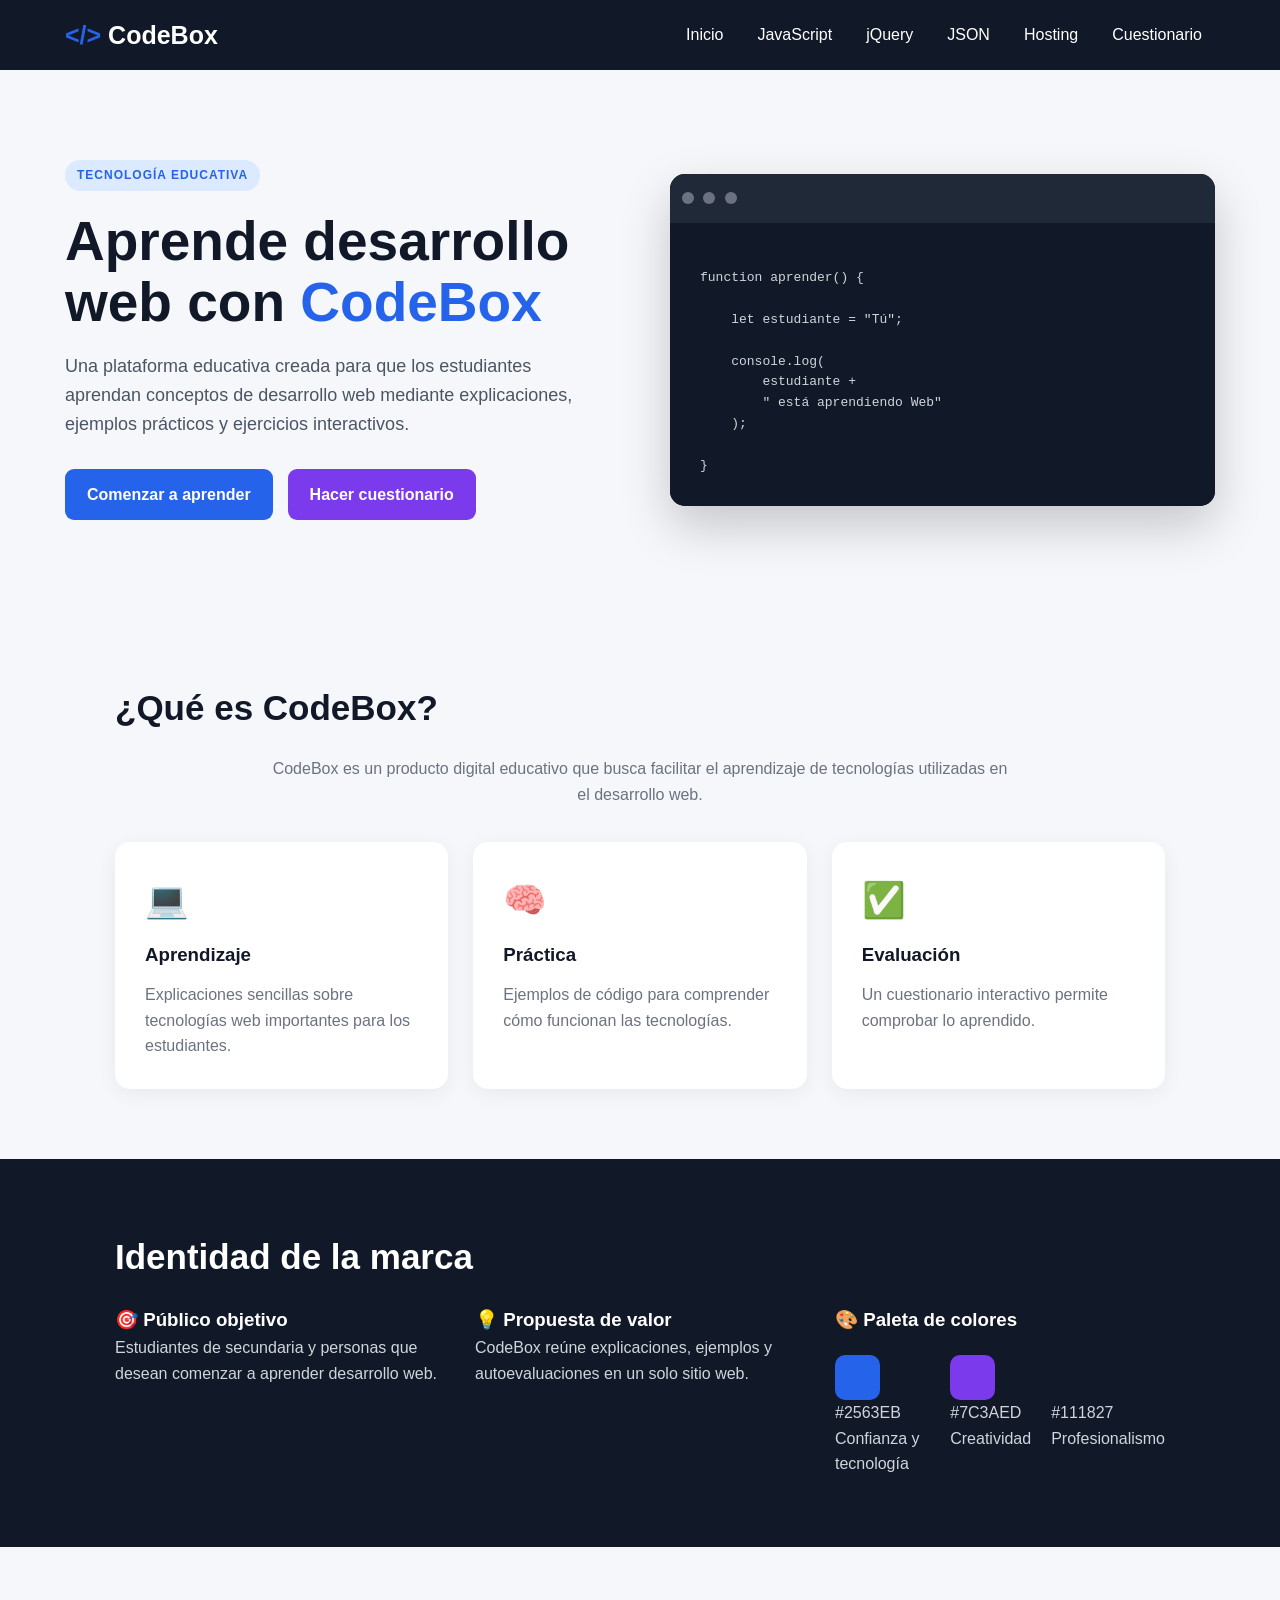
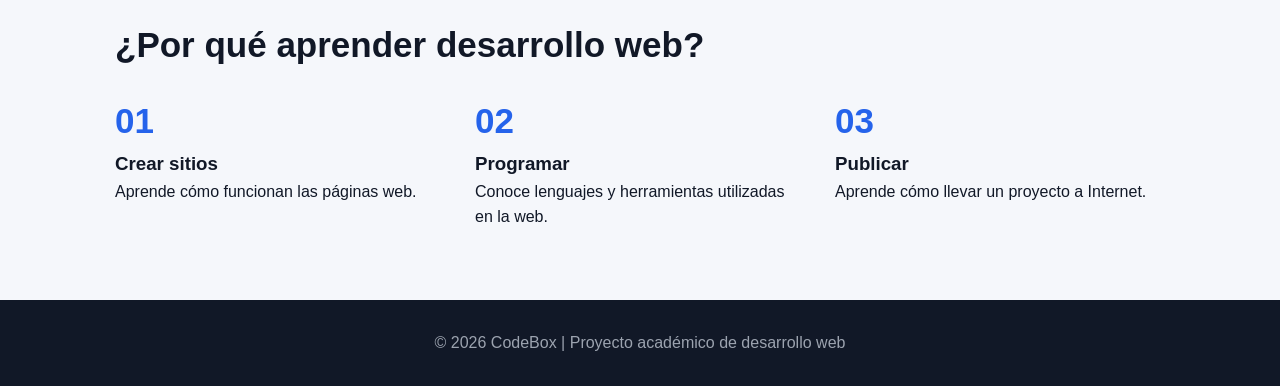
<file: index.html>
<!DOCTYPE html>
<html lang="es">
<head>
    <meta charset="UTF-8">
    <meta name="viewport" content="width=device-width, initial-scale=1.0">
    <title>CodeBox | Aprende Desarrollo Web</title>
    <link rel="stylesheet" href="style.css">
</head>

<body>

<header>
    <nav class="navbar">

        <a href="index.html" class="logo">
            <span>&lt;/&gt;</span> CodeBox
        </a>

        <button class="menu-btn" onclick="toggleMenu()">☰</button>

        <ul id="menu">
            <li><a href="index.html">Inicio</a></li>
            <li><a href="javascript.html">JavaScript</a></li>
            <li><a href="jquery.html">jQuery</a></li>
            <li><a href="json.html">JSON</a></li>
            <li><a href="hosting.html">Hosting</a></li>
            <li><a href="cuestionario.html">Cuestionario</a></li>
        </ul>
    </nav>
</header>

<main>

    <section class="hero">

        <div class="hero-text">
            <span class="tag">TECNOLOGÍA EDUCATIVA</span>

            <h1>Aprende desarrollo web con <span>CodeBox</span></h1>

            <p>
                Una plataforma educativa creada para que los estudiantes
                aprendan conceptos de desarrollo web mediante explicaciones,
                ejemplos prácticos y ejercicios interactivos.
            </p>

            <div class="buttons">
                <a href="javascript.html" class="btn">Comenzar a aprender</a>
                <a href="cuestionario.html" class="btn secondary">Hacer cuestionario</a>
            </div>
        </div>

        <div class="code-card">
            <div class="code-top">
                <span></span>
                <span></span>
                <span></span>
            </div>

<pre><code>function aprender() {

    let estudiante = "Tú";

    console.log(
        estudiante +
        " está aprendiendo Web"
    );

}</code></pre>
        </div>

    </section>


    <section class="section">

        <h2>¿Qué es CodeBox?</h2>

        <p class="center-text">
            CodeBox es un producto digital educativo que busca facilitar
            el aprendizaje de tecnologías utilizadas en el desarrollo web.
        </p>

        <div class="cards">

            <article class="card">
                <div class="icon">💻</div>
                <h3>Aprendizaje</h3>
                <p>
                    Explicaciones sencillas sobre tecnologías web
                    importantes para los estudiantes.
                </p>
            </article>

            <article class="card">
                <div class="icon">🧠</div>
                <h3>Práctica</h3>
                <p>
                    Ejemplos de código para comprender cómo funcionan
                    las tecnologías.
                </p>
            </article>

            <article class="card">
                <div class="icon">✅</div>
                <h3>Evaluación</h3>
                <p>
                    Un cuestionario interactivo permite comprobar
                    lo aprendido.
                </p>
            </article>

        </div>

    </section>


    <section class="section dark-section">

        <h2>Identidad de la marca</h2>

        <div class="brand-grid">

            <div>
                <h3>🎯 Público objetivo</h3>
                <p>
                    Estudiantes de secundaria y personas que desean
                    comenzar a aprender desarrollo web.
                </p>
            </div>

            <div>
                <h3>💡 Propuesta de valor</h3>
                <p>
                    CodeBox reúne explicaciones, ejemplos y
                    autoevaluaciones en un solo sitio web.
                </p>
            </div>

            <div>
                <h3>🎨 Paleta de colores</h3>

                <div class="colors">
                    <div>
                        <span class="color blue"></span>
                        <p>#2563EB<br>Confianza y tecnología</p>
                    </div>

                    <div>
                        <span class="color purple"></span>
                        <p>#7C3AED<br>Creatividad</p>
                    </div>

                    <div>
                        <span class="color black"></span>
                        <p>#111827<br>Profesionalismo</p>
                    </div>
                </div>
            </div>

        </div>

    </section>


    <section class="section">

        <h2>¿Por qué aprender desarrollo web?</h2>

        <div class="features">

            <div>
                <strong>01</strong>
                <h3>Crear sitios</h3>
                <p>Aprende cómo funcionan las páginas web.</p>
            </div>

            <div>
                <strong>02</strong>
                <h3>Programar</h3>
                <p>Conoce lenguajes y herramientas utilizadas en la web.</p>
            </div>

            <div>
                <strong>03</strong>
                <h3>Publicar</h3>
                <p>Aprende cómo llevar un proyecto a Internet.</p>
            </div>

        </div>

    </section>

</main>


<footer>
    <p>© 2026 CodeBox | Proyecto académico de desarrollo web</p>
</footer>

<script src="script.js"></script>

</body>
</html>
</file>
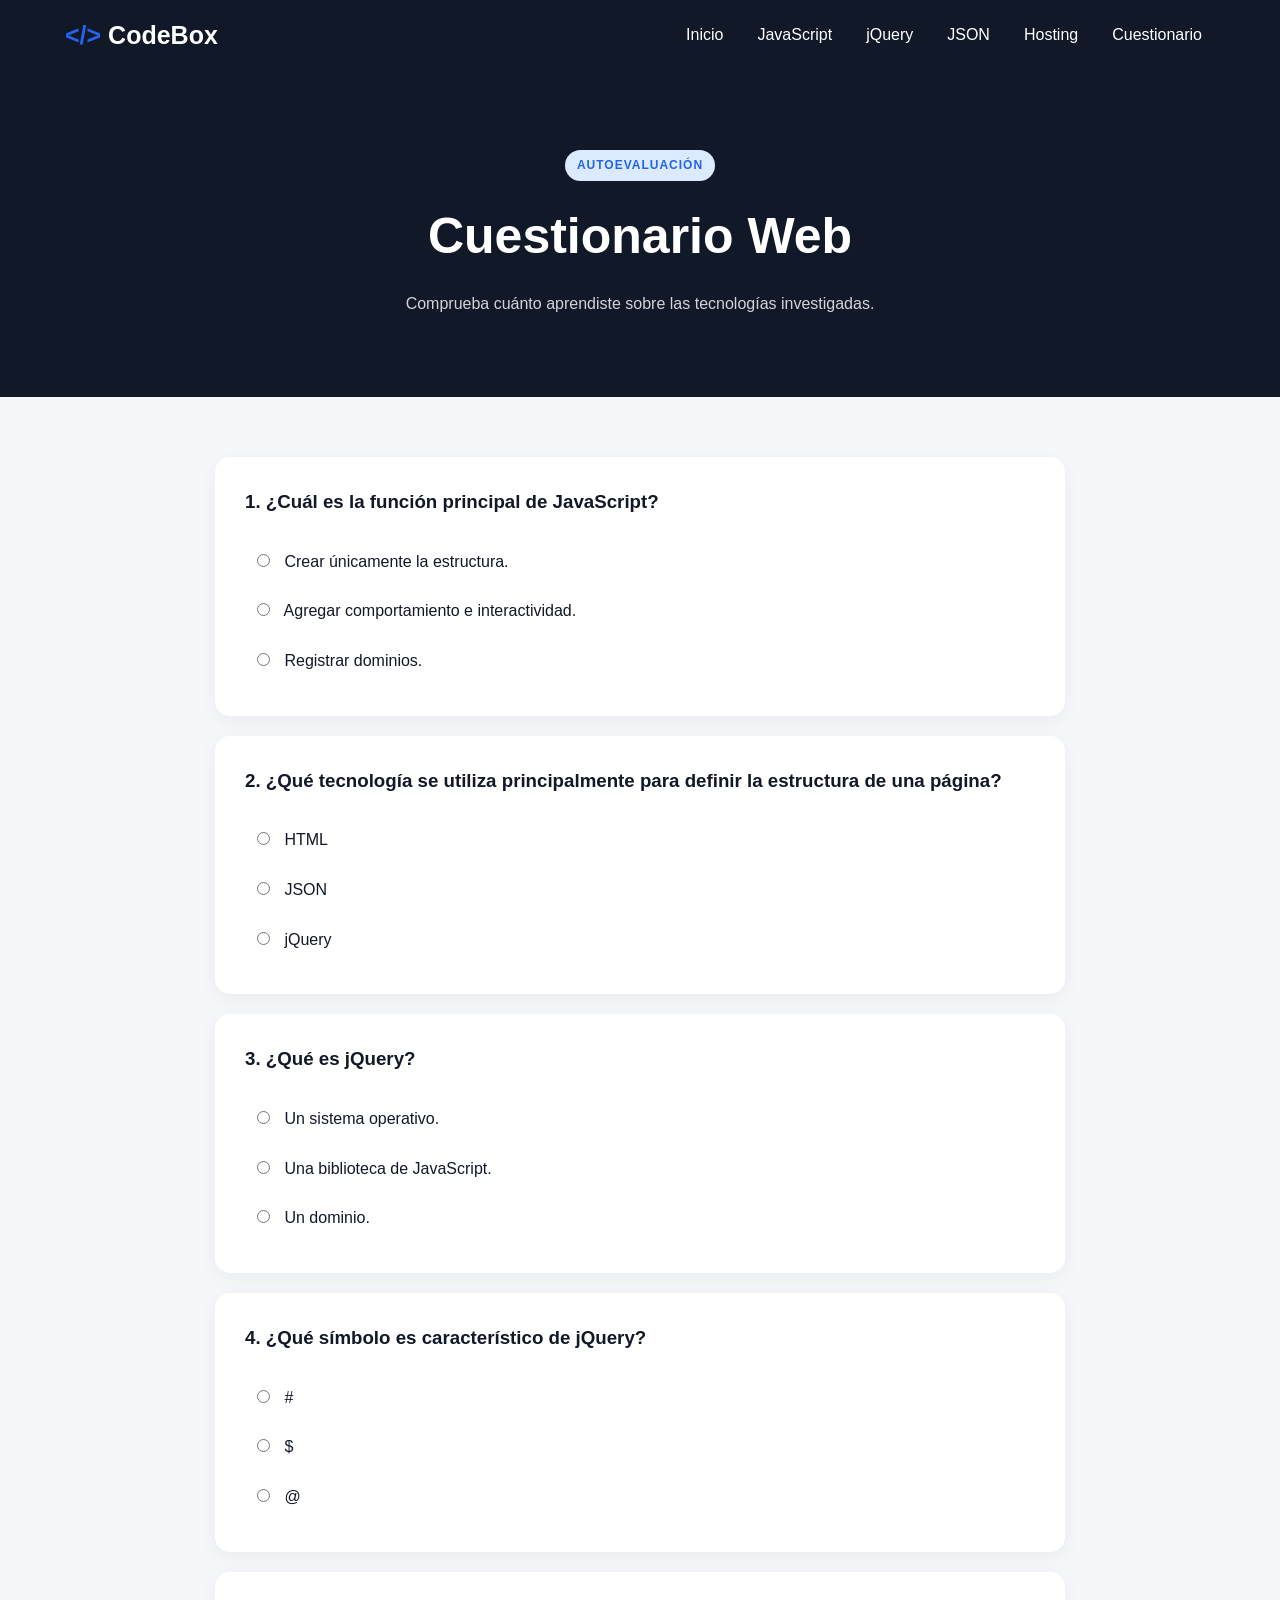
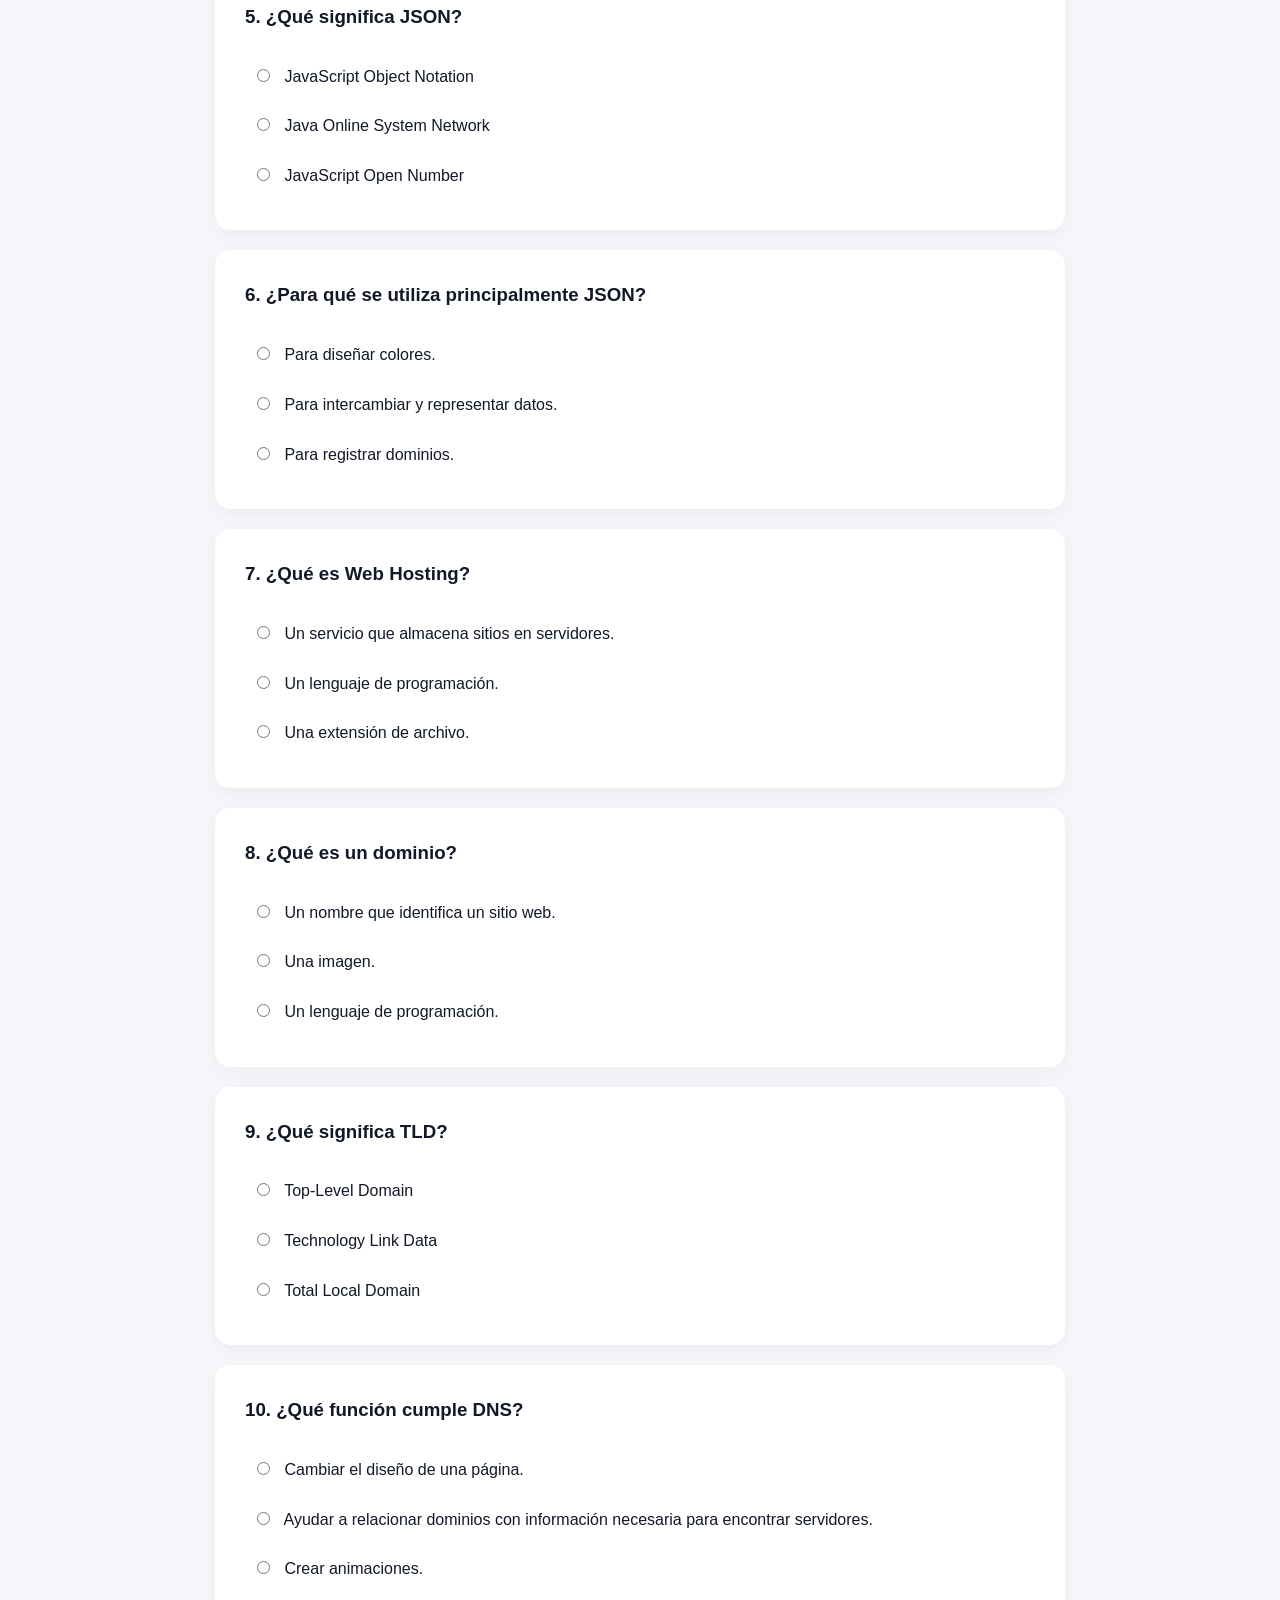
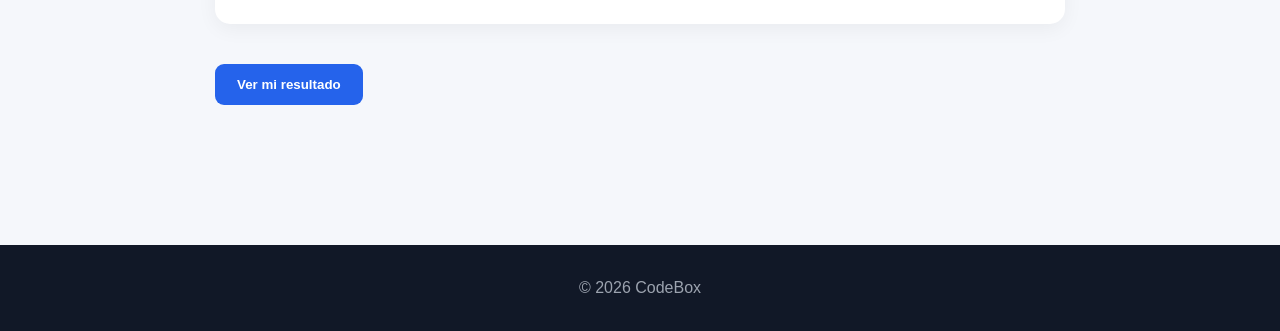
<file: cuestionario.html>
<!DOCTYPE html>
<html lang="es">

<head>

    <meta charset="UTF-8">

    <meta name="viewport"
          content="width=device-width, initial-scale=1.0">

    <title>Cuestionario Web | CodeBox</title>

    <link rel="stylesheet" href="style.css">

</head>


<body>


<header>

    <nav class="navbar">

        <a href="index.html" class="logo">
            <span>&lt;/&gt;</span> CodeBox
        </a>

        <button class="menu-btn"
                onclick="toggleMenu()">
            ☰
        </button>

        <ul id="menu">

            <li>
                <a href="index.html">
                    Inicio
                </a>
            </li>

            <li>
                <a href="javascript.html">
                    JavaScript
                </a>
            </li>

            <li>
                <a href="jquery.html">
                    jQuery
                </a>
            </li>

            <li>
                <a href="json.html">
                    JSON
                </a>
            </li>

            <li>
                <a href="hosting.html">
                    Hosting
                </a>
            </li>

            <li>
                <a href="cuestionario.html">
                    Cuestionario
                </a>
            </li>

        </ul>

    </nav>

</header>


<main>


<section class="page-header">

    <span class="tag">
        AUTOEVALUACIÓN
    </span>

    <h1>Cuestionario Web</h1>

    <p>
        Comprueba cuánto aprendiste sobre las tecnologías
        investigadas.
    </p>

</section>


<form id="quizForm" class="quiz">


<!-- PREGUNTA 1 -->

<div class="question">

    <h3>
        1. ¿Cuál es la función principal de JavaScript?
    </h3>

    <label>
        <input type="radio"
               name="q1"
               value="a">
        Crear únicamente la estructura.
    </label>

    <label>
        <input type="radio"
               name="q1"
               value="b">
        Agregar comportamiento e interactividad.
    </label>

    <label>
        <input type="radio"
               name="q1"
               value="c">
        Registrar dominios.
    </label>

</div>


<!-- PREGUNTA 2 -->

<div class="question">

    <h3>
        2. ¿Qué tecnología se utiliza principalmente
        para definir la estructura de una página?
    </h3>

    <label>
        <input type="radio"
               name="q2"
               value="a">
        HTML
    </label>

    <label>
        <input type="radio"
               name="q2"
               value="b">
        JSON
    </label>

    <label>
        <input type="radio"
               name="q2"
               value="c">
        jQuery
    </label>

</div>


<!-- PREGUNTA 3 -->

<div class="question">

    <h3>
        3. ¿Qué es jQuery?
    </h3>

    <label>
        <input type="radio"
               name="q3"
               value="a">
        Un sistema operativo.
    </label>

    <label>
        <input type="radio"
               name="q3"
               value="b">
        Una biblioteca de JavaScript.
    </label>

    <label>
        <input type="radio"
               name="q3"
               value="c">
        Un dominio.
    </label>

</div>


<!-- PREGUNTA 4 -->

<div class="question">

    <h3>
        4. ¿Qué símbolo es característico de jQuery?
    </h3>

    <label>
        <input type="radio"
               name="q4"
               value="a">
        #
    </label>

    <label>
        <input type="radio"
               name="q4"
               value="b">
        $
    </label>

    <label>
        <input type="radio"
               name="q4"
               value="c">
        @
    </label>

</div>


<!-- PREGUNTA 5 -->

<div class="question">

    <h3>
        5. ¿Qué significa JSON?
    </h3>

    <label>
        <input type="radio"
               name="q5"
               value="a">
        JavaScript Object Notation
    </label>

    <label>
        <input type="radio"
               name="q5"
               value="b">
        Java Online System Network
    </label>

    <label>
        <input type="radio"
               name="q5"
               value="c">
        JavaScript Open Number
    </label>

</div>


<!-- PREGUNTA 6 -->

<div class="question">

    <h3>
        6. ¿Para qué se utiliza principalmente JSON?
    </h3>

    <label>
        <input type="radio"
               name="q6"
               value="a">
        Para diseñar colores.
    </label>

    <label>
        <input type="radio"
               name="q6"
               value="b">
        Para intercambiar y representar datos.
    </label>

    <label>
        <input type="radio"
               name="q6"
               value="c">
        Para registrar dominios.
    </label>

</div>


<!-- PREGUNTA 7 -->

<div class="question">

    <h3>
        7. ¿Qué es Web Hosting?
    </h3>

    <label>
        <input type="radio"
               name="q7"
               value="a">
        Un servicio que almacena sitios en servidores.
    </label>

    <label>
        <input type="radio"
               name="q7"
               value="b">
        Un lenguaje de programación.
    </label>

    <label>
        <input type="radio"
               name="q7"
               value="c">
        Una extensión de archivo.
    </label>

</div>


<!-- PREGUNTA 8 -->

<div class="question">

    <h3>
        8. ¿Qué es un dominio?
    </h3>

    <label>
        <input type="radio"
               name="q8"
               value="a">
        Un nombre que identifica un sitio web.
    </label>

    <label>
        <input type="radio"
               name="q8"
               value="b">
        Una imagen.
    </label>

    <label>
        <input type="radio"
               name="q8"
               value="c">
        Un lenguaje de programación.
    </label>

</div>


<!-- PREGUNTA 9 -->

<div class="question">

    <h3>
        9. ¿Qué significa TLD?
    </h3>

    <label>
        <input type="radio"
               name="q9"
               value="a">
        Top-Level Domain
    </label>

    <label>
        <input type="radio"
               name="q9"
               value="b">
        Technology Link Data
    </label>

    <label>
        <input type="radio"
               name="q9"
               value="c">
        Total Local Domain
    </label>

</div>


<!-- PREGUNTA 10 -->

<div class="question">

    <h3>
        10. ¿Qué función cumple DNS?
    </h3>

    <label>
        <input type="radio"
               name="q10"
               value="a">
        Cambiar el diseño de una página.
    </label>

    <label>
        <input type="radio"
               name="q10"
               value="b">
        Ayudar a relacionar dominios con información
        necesaria para encontrar servidores.
    </label>

    <label>
        <input type="radio"
               name="q10"
               value="c">
        Crear animaciones.
    </label>

</div>


<button type="button"
        class="btn quiz-button"
        onclick="calificarQuiz()">

    Ver mi resultado

</button>


<div id="resultadoQuiz"
     class="quiz-result">

</div>


</form>


</main>


<footer>

    <p>
        © 2026 CodeBox
    </p>

</footer>


<script src="script.js"></script>

</body>
</html>
</file>
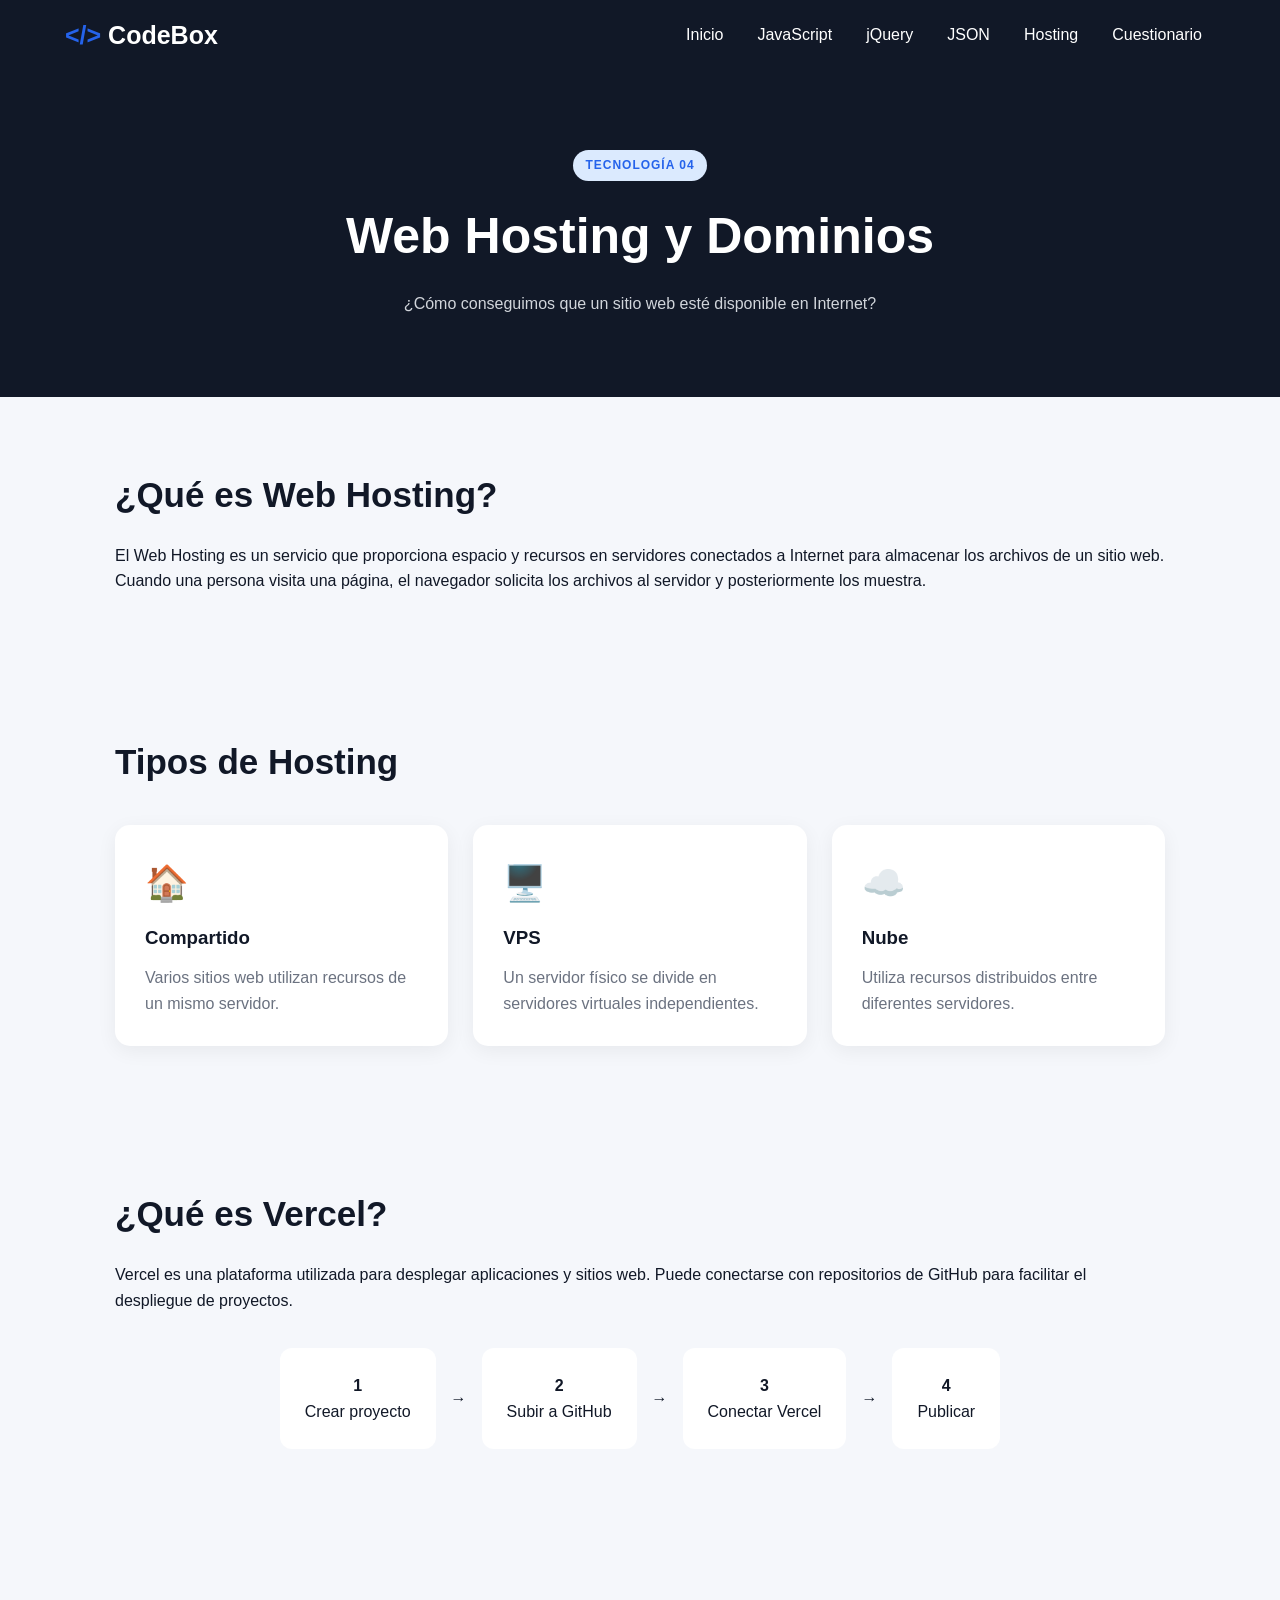
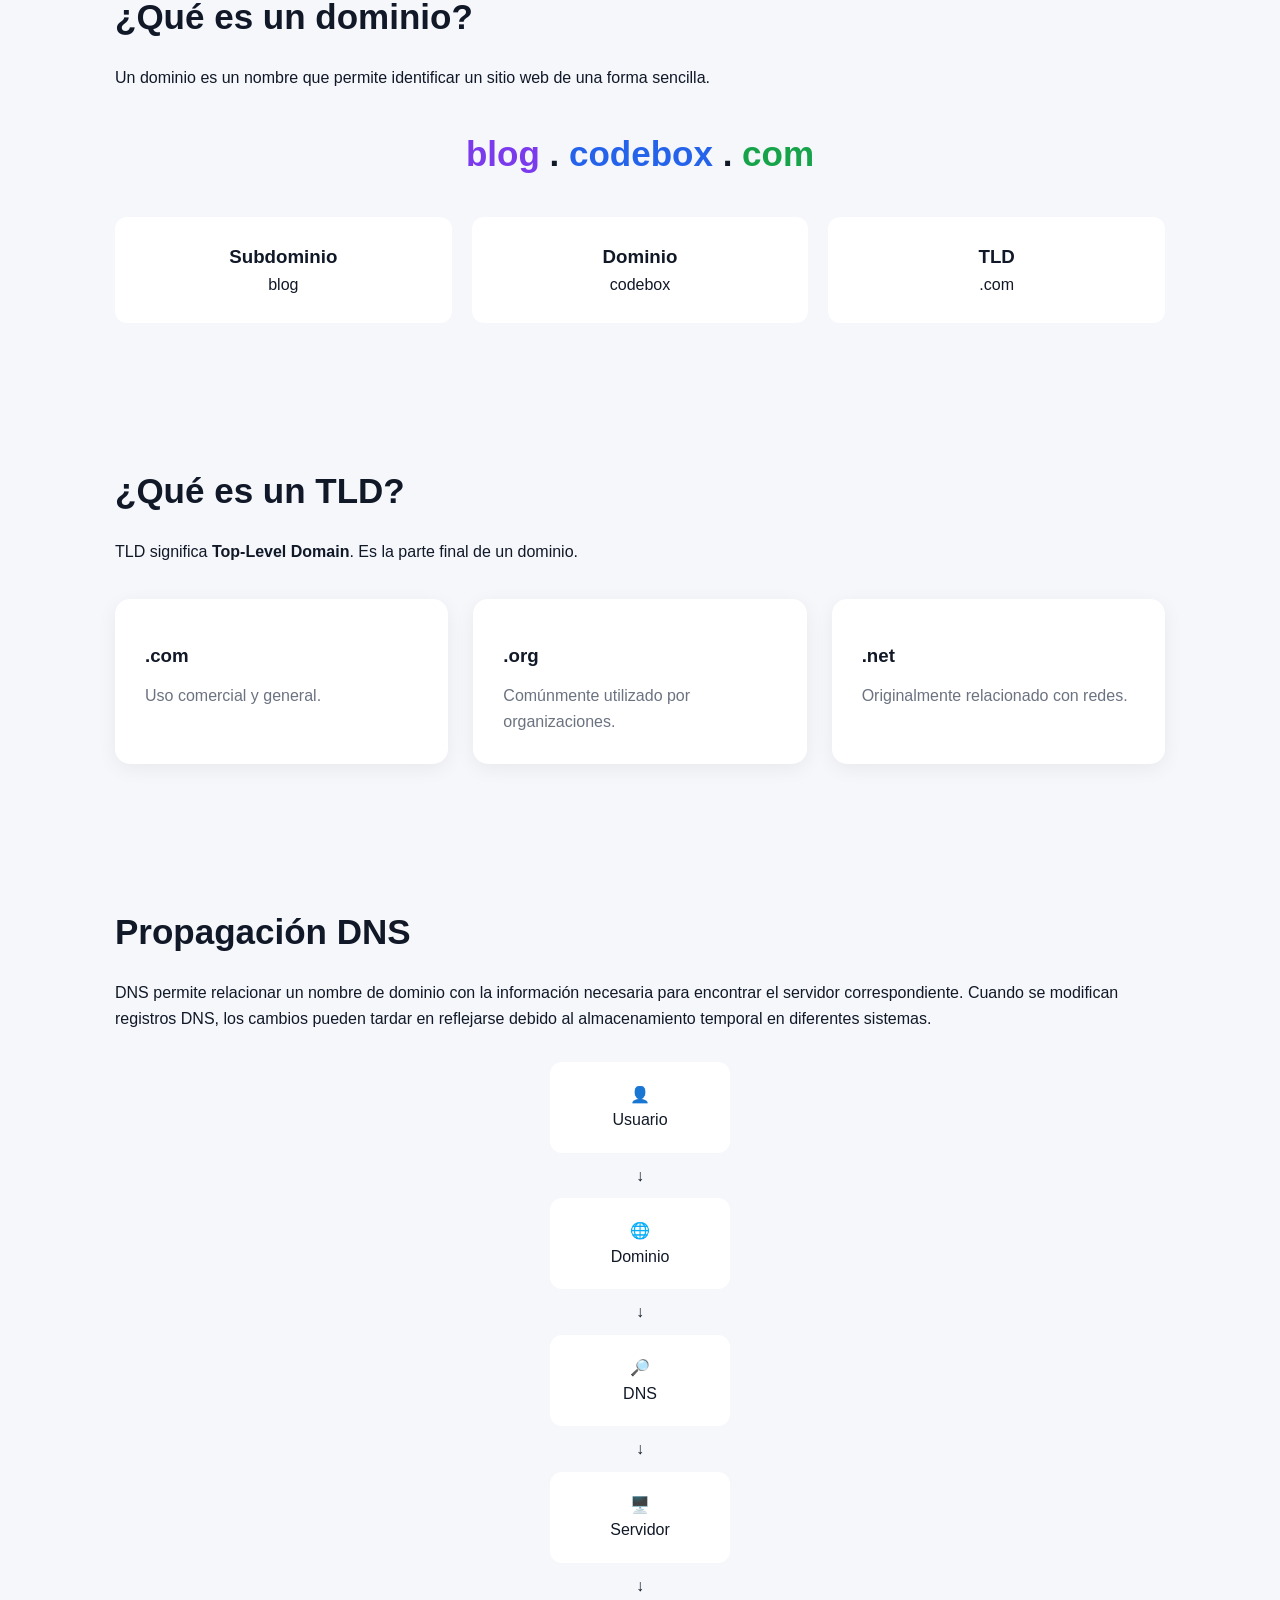
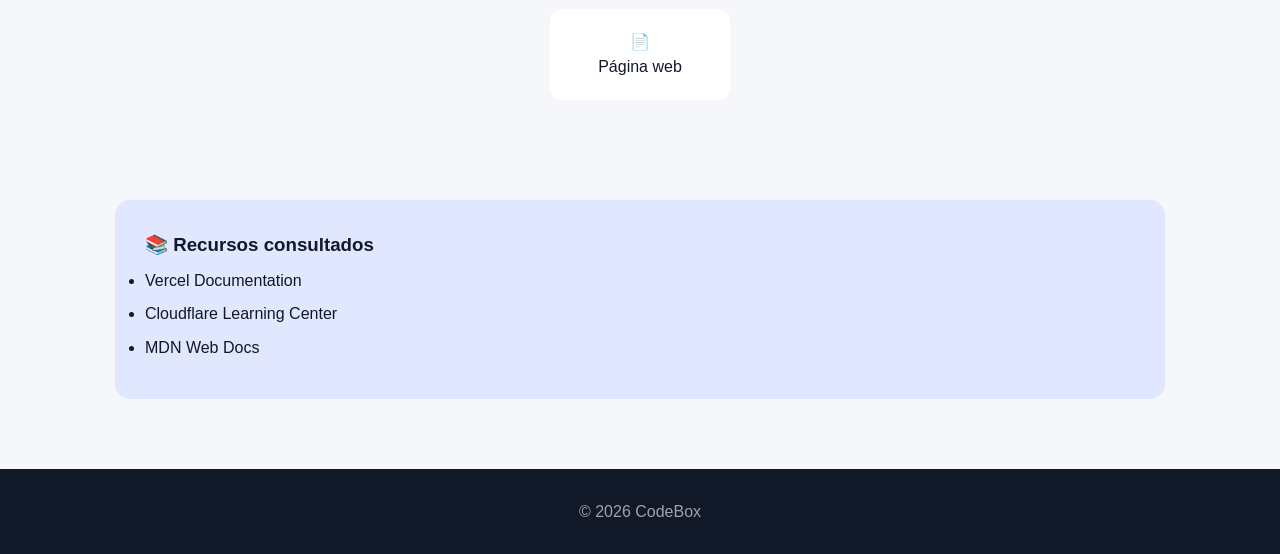
<file: hosting.html>
<!DOCTYPE html>
<html lang="es">

<head>

    <meta charset="UTF-8">

    <meta name="viewport"
          content="width=device-width, initial-scale=1.0">

    <title>Hosting y Dominios | CodeBox</title>

    <link rel="stylesheet" href="style.css">

</head>


<body>


<header>

    <nav class="navbar">

        <a href="index.html" class="logo">
            <span>&lt;/&gt;</span> CodeBox
        </a>

        <button class="menu-btn"
                onclick="toggleMenu()">
            ☰
        </button>

        <ul id="menu">

            <li>
                <a href="index.html">
                    Inicio
                </a>
            </li>

            <li>
                <a href="javascript.html">
                    JavaScript
                </a>
            </li>

            <li>
                <a href="jquery.html">
                    jQuery
                </a>
            </li>

            <li>
                <a href="json.html">
                    JSON
                </a>
            </li>

            <li>
                <a href="hosting.html">
                    Hosting
                </a>
            </li>

            <li>
                <a href="cuestionario.html">
                    Cuestionario
                </a>
            </li>

        </ul>

    </nav>

</header>


<main>


<section class="page-header">

    <span class="tag">
        TECNOLOGÍA 04
    </span>

    <h1>Web Hosting y Dominios</h1>

    <p>
        ¿Cómo conseguimos que un sitio web esté disponible
        en Internet?
    </p>

</section>


<section class="section">

    <h2>¿Qué es Web Hosting?</h2>

    <p>
        El Web Hosting es un servicio que proporciona espacio
        y recursos en servidores conectados a Internet para
        almacenar los archivos de un sitio web.
    </p>

    <p>
        Cuando una persona visita una página, el navegador
        solicita los archivos al servidor y posteriormente
        los muestra.
    </p>

</section>


<section class="section">

    <h2>Tipos de Hosting</h2>

    <div class="cards">

        <article class="card">

            <div class="icon">
                🏠
            </div>

            <h3>Compartido</h3>

            <p>
                Varios sitios web utilizan recursos
                de un mismo servidor.
            </p>

        </article>


        <article class="card">

            <div class="icon">
                🖥️
            </div>

            <h3>VPS</h3>

            <p>
                Un servidor físico se divide en
                servidores virtuales independientes.
            </p>

        </article>


        <article class="card">

            <div class="icon">
                ☁️
            </div>

            <h3>Nube</h3>

            <p>
                Utiliza recursos distribuidos entre
                diferentes servidores.
            </p>

        </article>

    </div>

</section>


<section class="section">

    <h2>¿Qué es Vercel?</h2>

    <p>
        Vercel es una plataforma utilizada para desplegar
        aplicaciones y sitios web. Puede conectarse con
        repositorios de GitHub para facilitar el despliegue
        de proyectos.
    </p>

    <div class="deployment">

        <div>
            <strong>1</strong>
            <p>Crear proyecto</p>
        </div>

        <span>→</span>

        <div>
            <strong>2</strong>
            <p>Subir a GitHub</p>
        </div>

        <span>→</span>

        <div>
            <strong>3</strong>
            <p>Conectar Vercel</p>
        </div>

        <span>→</span>

        <div>
            <strong>4</strong>
            <p>Publicar</p>
        </div>

    </div>

</section>


<section class="section">

    <h2>¿Qué es un dominio?</h2>

    <p>
        Un dominio es un nombre que permite identificar
        un sitio web de una forma sencilla.
    </p>

    <div class="domain-example">

        <span class="subdomain">
            blog
        </span>

        <span>.</span>

        <span class="domain">
            codebox
        </span>

        <span>.</span>

        <span class="tld">
            com
        </span>

    </div>


    <div class="domain-info">

        <div>
            <h3>Subdominio</h3>
            <p>blog</p>
        </div>

        <div>
            <h3>Dominio</h3>
            <p>codebox</p>
        </div>

        <div>
            <h3>TLD</h3>
            <p>.com</p>
        </div>

    </div>

</section>


<section class="section">

    <h2>¿Qué es un TLD?</h2>

    <p>
        TLD significa <strong>Top-Level Domain</strong>.
        Es la parte final de un dominio.
    </p>

    <div class="cards">

        <article class="card">
            <h3>.com</h3>
            <p>Uso comercial y general.</p>
        </article>

        <article class="card">
            <h3>.org</h3>
            <p>Comúnmente utilizado por organizaciones.</p>
        </article>

        <article class="card">
            <h3>.net</h3>
            <p>Originalmente relacionado con redes.</p>
        </article>

    </div>

</section>


<section class="section">

    <h2>Propagación DNS</h2>

    <p>
        DNS permite relacionar un nombre de dominio con
        la información necesaria para encontrar el servidor
        correspondiente. Cuando se modifican registros DNS,
        los cambios pueden tardar en reflejarse debido
        al almacenamiento temporal en diferentes sistemas.
    </p>


    <div class="dns-flow">

        <div class="dns-box">
            👤<br>
            Usuario
        </div>

        <span>↓</span>

        <div class="dns-box">
            🌐<br>
            Dominio
        </div>

        <span>↓</span>

        <div class="dns-box">
            🔎<br>
            DNS
        </div>

        <span>↓</span>

        <div class="dns-box">
            🖥️<br>
            Servidor
        </div>

        <span>↓</span>

        <div class="dns-box">
            📄<br>
            Página web
        </div>

    </div>

</section>


<section class="resources">

    <h3>📚 Recursos consultados</h3>

    <ul>

        <li>Vercel Documentation</li>

        <li>Cloudflare Learning Center</li>

        <li>MDN Web Docs</li>

    </ul>

</section>


</main>


<footer>

    <p>
        © 2026 CodeBox
    </p>

</footer>


<script src="script.js"></script>

</body>
</html>
</file>
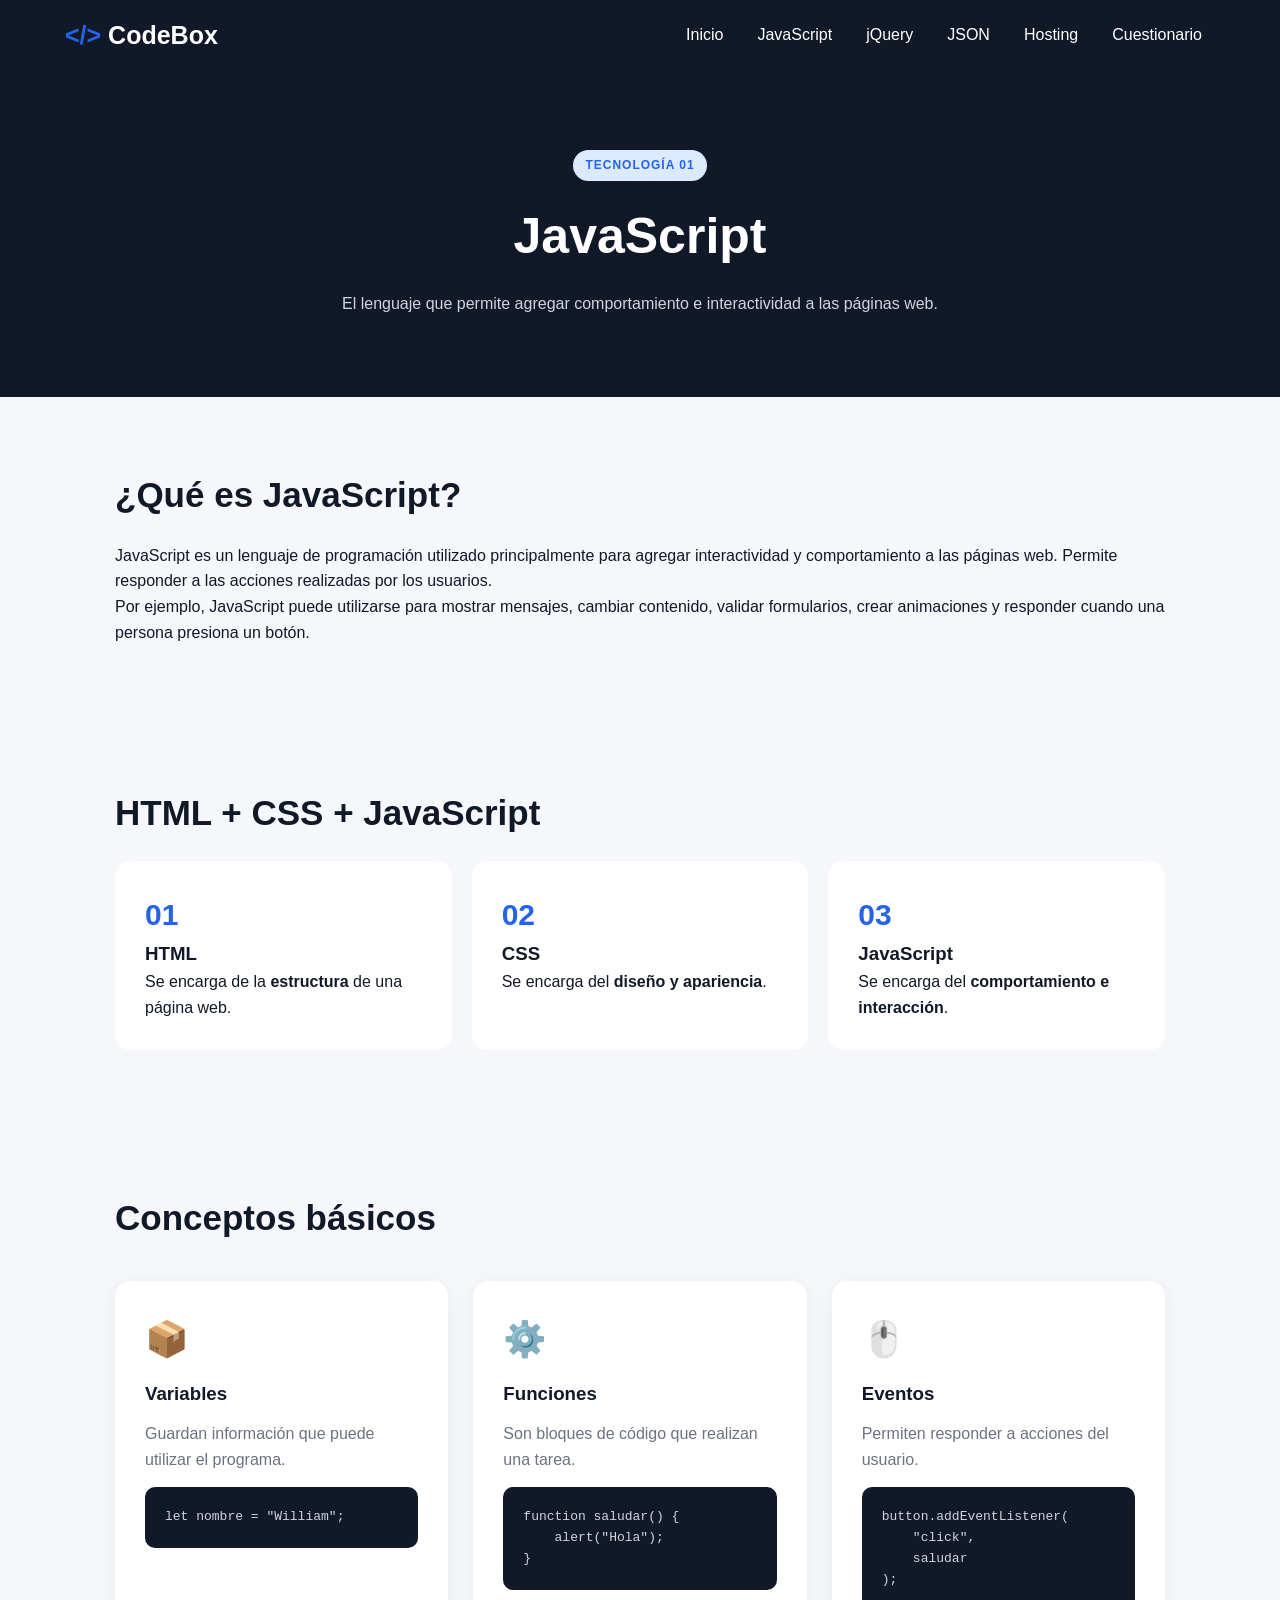
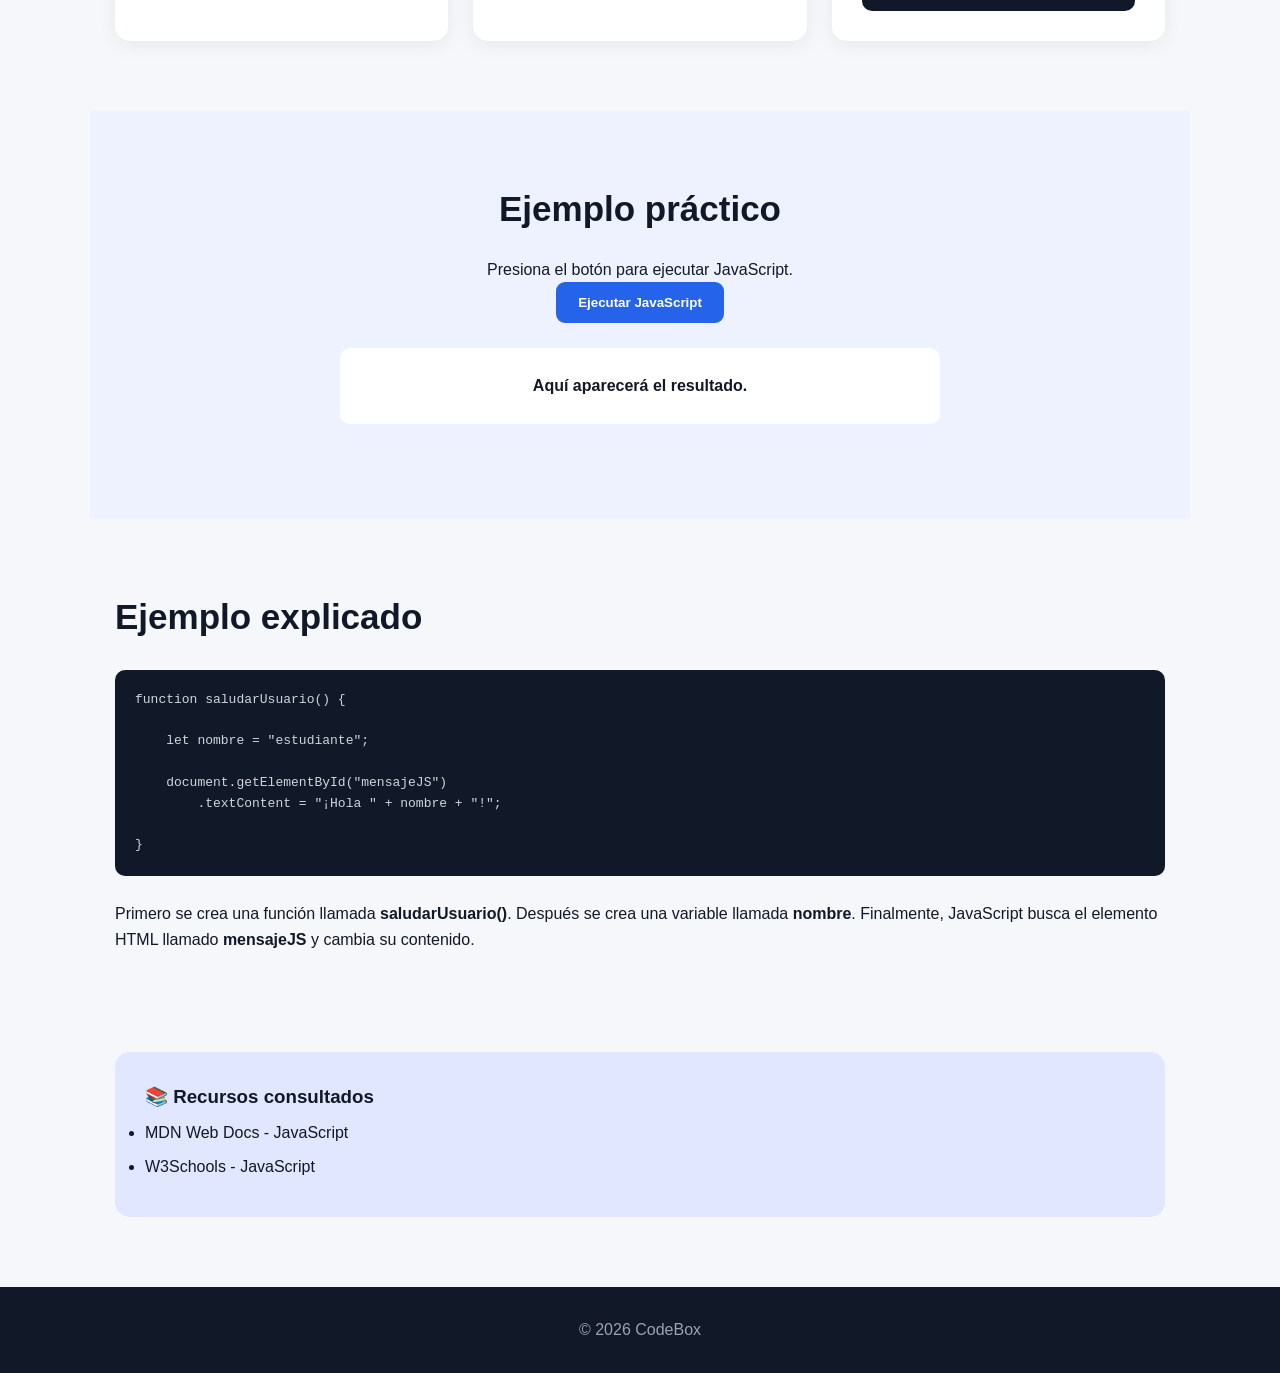
<file: javascript.html>
<!DOCTYPE html>
<html lang="es">
<head>
    <meta charset="UTF-8">
    <meta name="viewport" content="width=device-width, initial-scale=1.0">
    <title>JavaScript | CodeBox</title>
    <link rel="stylesheet" href="style.css">
</head>

<body>

<header>
    <nav class="navbar">

        <a href="index.html" class="logo">
            <span>&lt;/&gt;</span> CodeBox
        </a>

        <button class="menu-btn" onclick="toggleMenu()">☰</button>

        <ul id="menu">
            <li><a href="index.html">Inicio</a></li>
            <li><a href="javascript.html">JavaScript</a></li>
            <li><a href="jquery.html">jQuery</a></li>
            <li><a href="json.html">JSON</a></li>
            <li><a href="hosting.html">Hosting</a></li>
            <li><a href="cuestionario.html">Cuestionario</a></li>
        </ul>

    </nav>
</header>


<main>

<section class="page-header">
    <span class="tag">TECNOLOGÍA 01</span>
    <h1>JavaScript</h1>
    <p>
        El lenguaje que permite agregar comportamiento e interactividad
        a las páginas web.
    </p>
</section>


<section class="section">

    <h2>¿Qué es JavaScript?</h2>

    <p>
        JavaScript es un lenguaje de programación utilizado principalmente
        para agregar interactividad y comportamiento a las páginas web.
        Permite responder a las acciones realizadas por los usuarios.
    </p>

    <p>
        Por ejemplo, JavaScript puede utilizarse para mostrar mensajes,
        cambiar contenido, validar formularios, crear animaciones y
        responder cuando una persona presiona un botón.
    </p>

</section>


<section class="section">

    <h2>HTML + CSS + JavaScript</h2>

    <div class="comparison">

        <div class="compare-card">
            <span>01</span>
            <h3>HTML</h3>
            <p>
                Se encarga de la <strong>estructura</strong>
                de una página web.
            </p>
        </div>

        <div class="compare-card">
            <span>02</span>
            <h3>CSS</h3>
            <p>
                Se encarga del <strong>diseño y apariencia</strong>.
            </p>
        </div>

        <div class="compare-card">
            <span>03</span>
            <h3>JavaScript</h3>
            <p>
                Se encarga del <strong>comportamiento e interacción</strong>.
            </p>
        </div>

    </div>

</section>


<section class="section">

    <h2>Conceptos básicos</h2>

    <div class="cards">

        <article class="card">
            <div class="icon">📦</div>
            <h3>Variables</h3>
            <p>
                Guardan información que puede utilizar el programa.
            </p>

<pre><code>let nombre = "William";</code></pre>
        </article>


        <article class="card">
            <div class="icon">⚙️</div>
            <h3>Funciones</h3>
            <p>
                Son bloques de código que realizan una tarea.
            </p>

<pre><code>function saludar() {
    alert("Hola");
}</code></pre>
        </article>


        <article class="card">
            <div class="icon">🖱️</div>
            <h3>Eventos</h3>
            <p>
                Permiten responder a acciones del usuario.
            </p>

<pre><code>button.addEventListener(
    "click",
    saludar
);</code></pre>
        </article>

    </div>

</section>


<section class="section interactive">

    <h2>Ejemplo práctico</h2>

    <p>
        Presiona el botón para ejecutar JavaScript.
    </p>

    <button class="btn" onclick="saludarUsuario()">
        Ejecutar JavaScript
    </button>

    <div id="mensajeJS" class="result-box">
        Aquí aparecerá el resultado.
    </div>

</section>


<section class="section">

    <h2>Ejemplo explicado</h2>

<pre class="big-code"><code>function saludarUsuario() {

    let nombre = "estudiante";

    document.getElementById("mensajeJS")
        .textContent = "¡Hola " + nombre + "!";

}</code></pre>

    <p>
        Primero se crea una función llamada
        <strong>saludarUsuario()</strong>. Después se crea una variable
        llamada <strong>nombre</strong>. Finalmente, JavaScript busca
        el elemento HTML llamado <strong>mensajeJS</strong> y cambia
        su contenido.
    </p>

</section>


<section class="resources">

    <h3>📚 Recursos consultados</h3>

    <ul>
        <li>MDN Web Docs - JavaScript</li>
        <li>W3Schools - JavaScript</li>
    </ul>

</section>

</main>


<footer>
    <p>© 2026 CodeBox</p>
</footer>

<script src="script.js"></script>

</body>
</html>
</file>
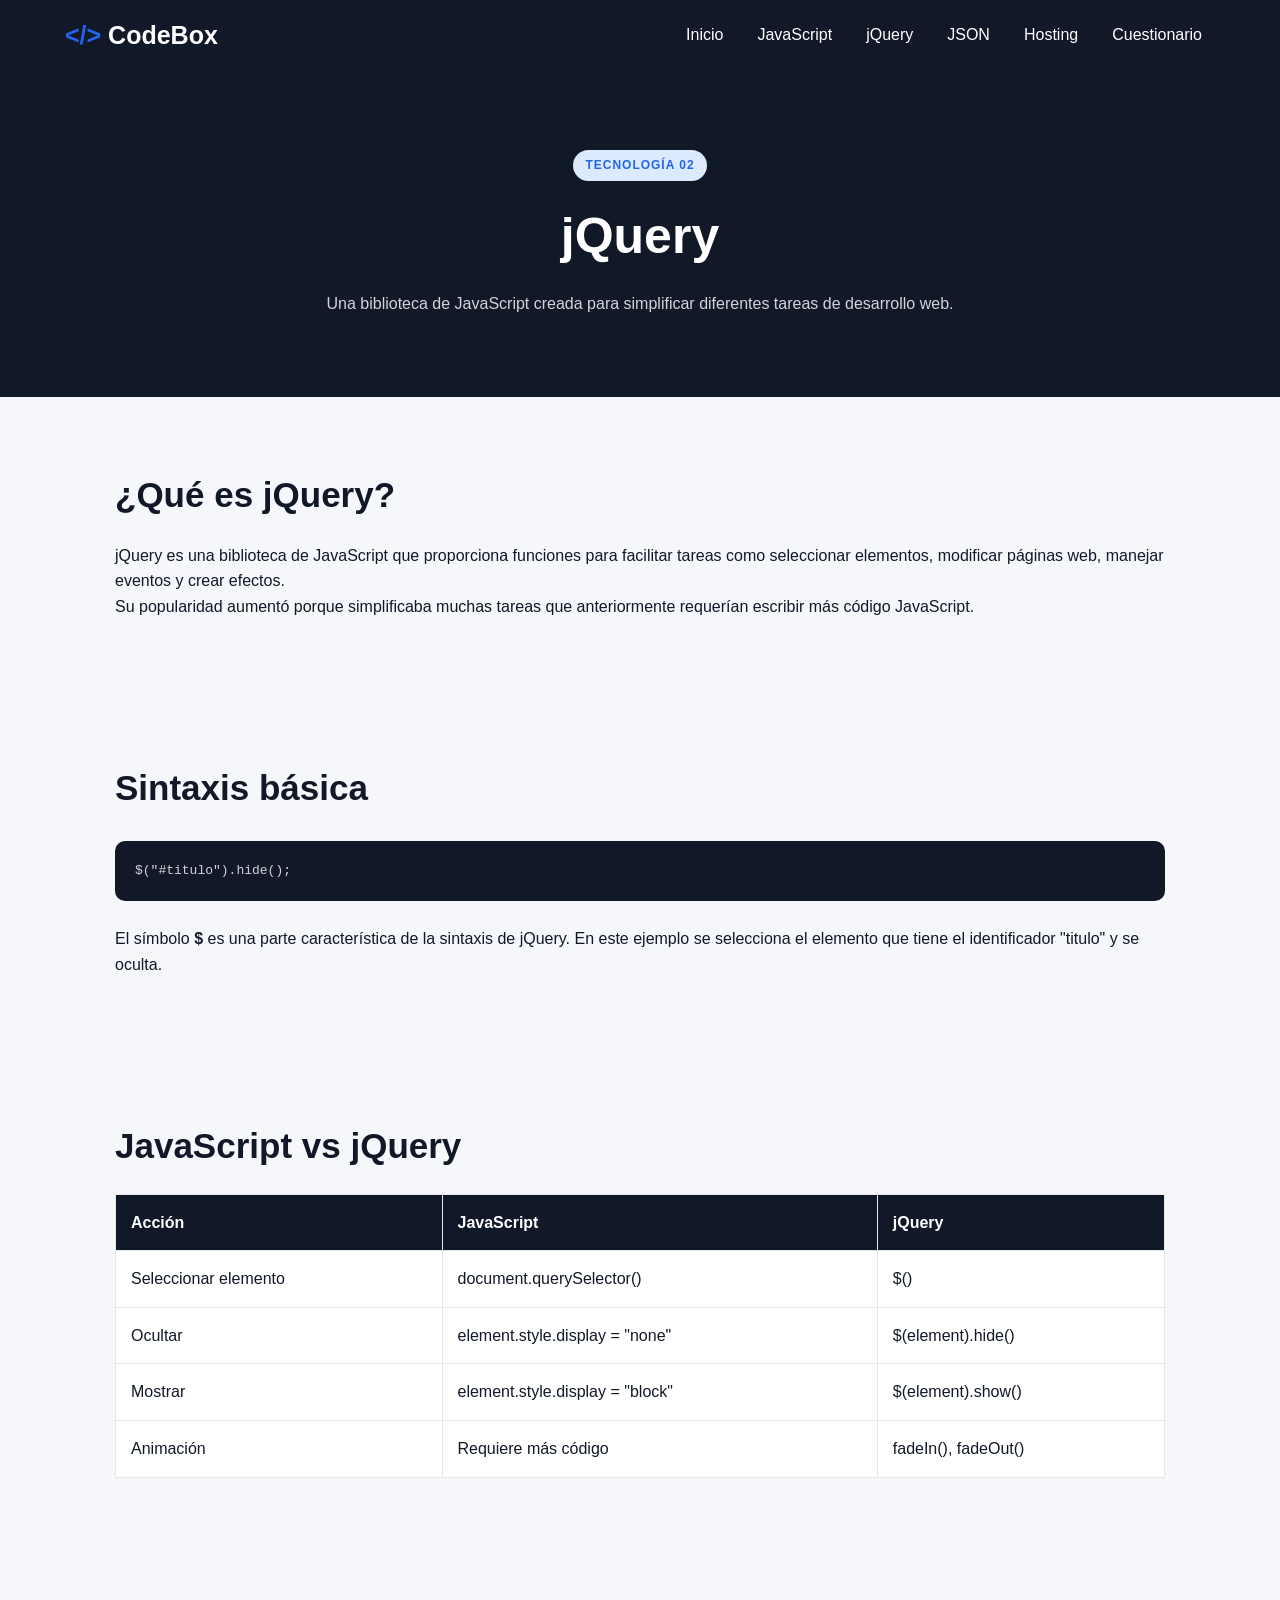
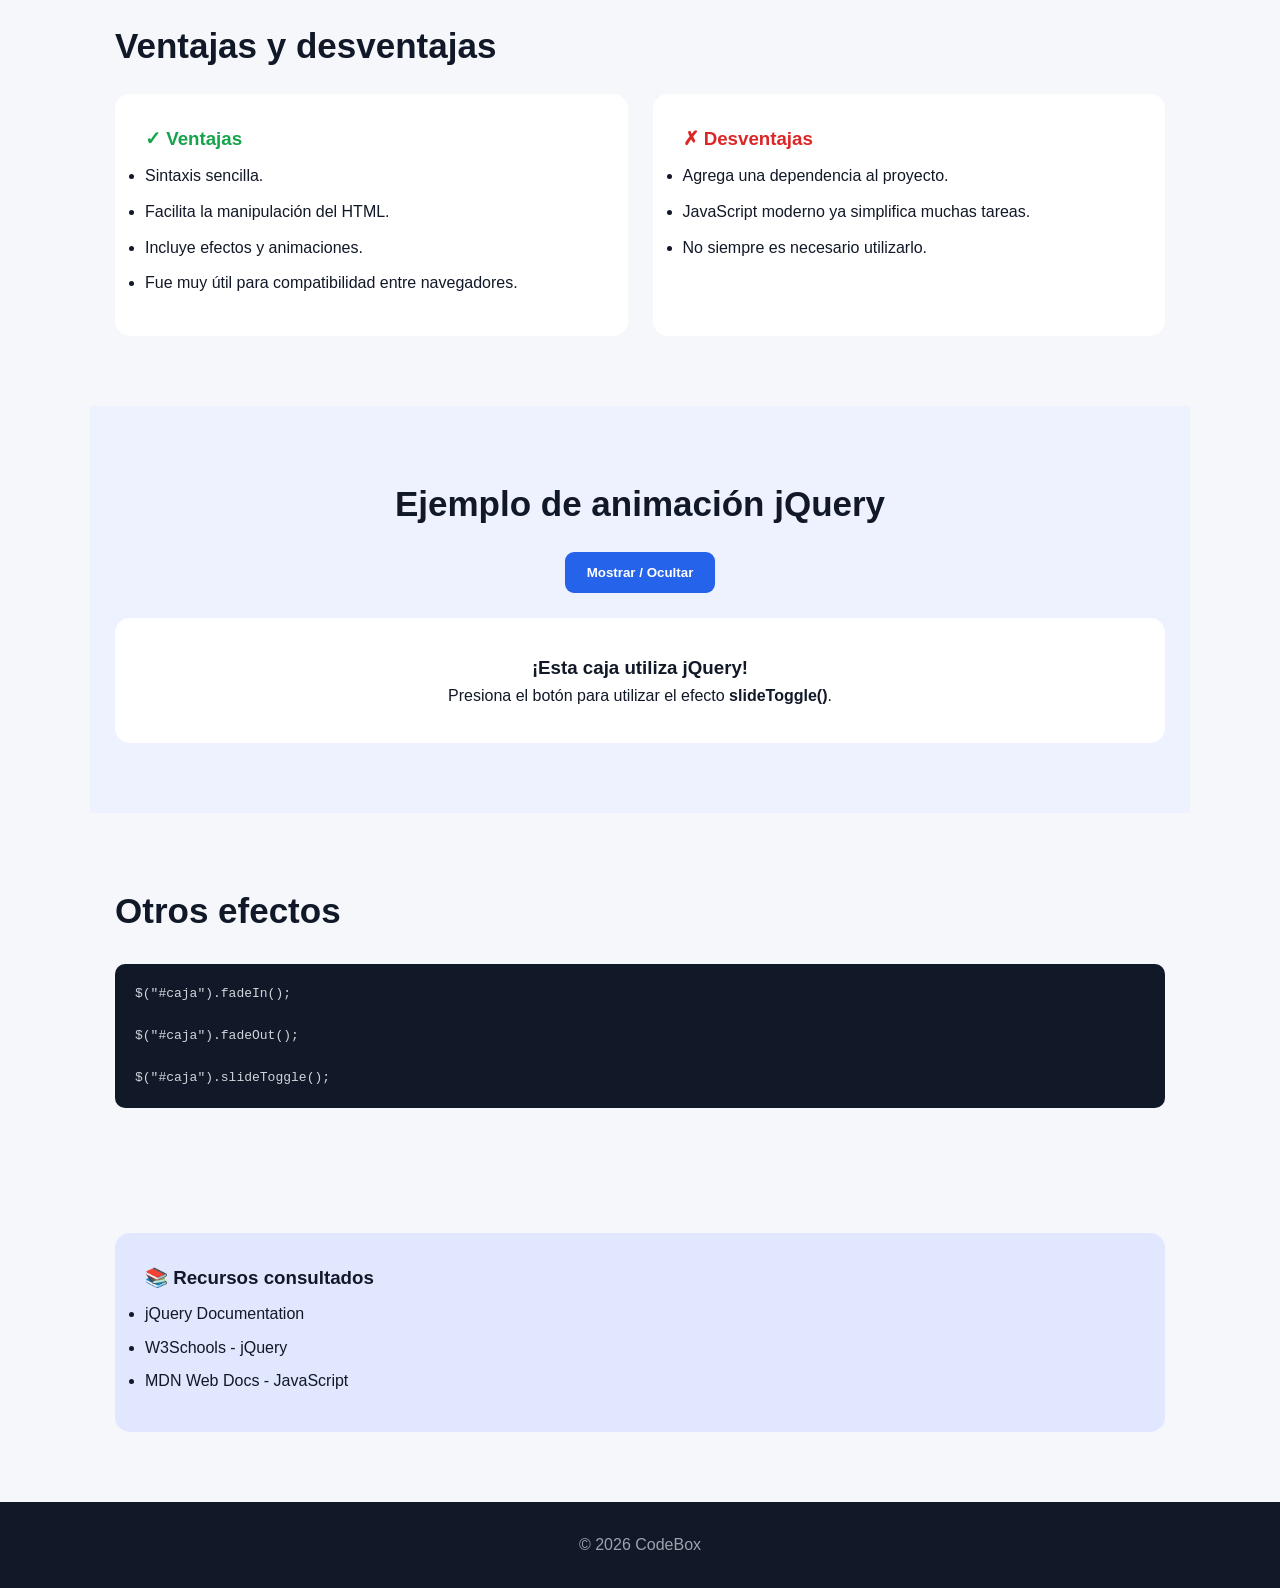
<file: jquery.html>
<!DOCTYPE html>
<html lang="es">
<head>
    <meta charset="UTF-8">
    <meta name="viewport" content="width=device-width, initial-scale=1.0">

    <title>jQuery | CodeBox</title>

    <link rel="stylesheet" href="style.css">

    <!-- Biblioteca jQuery -->
    <script src="https://code.jquery.com/jquery-3.7.1.min.js"></script>

</head>

<body>

<header>

    <nav class="navbar">

        <a href="index.html" class="logo">
            <span>&lt;/&gt;</span> CodeBox
        </a>

        <button class="menu-btn" onclick="toggleMenu()">☰</button>

        <ul id="menu">
            <li><a href="index.html">Inicio</a></li>
            <li><a href="javascript.html">JavaScript</a></li>
            <li><a href="jquery.html">jQuery</a></li>
            <li><a href="json.html">JSON</a></li>
            <li><a href="hosting.html">Hosting</a></li>
            <li><a href="cuestionario.html">Cuestionario</a></li>
        </ul>

    </nav>

</header>


<main>

<section class="page-header">

    <span class="tag">TECNOLOGÍA 02</span>

    <h1>jQuery</h1>

    <p>
        Una biblioteca de JavaScript creada para simplificar
        diferentes tareas de desarrollo web.
    </p>

</section>


<section class="section">

    <h2>¿Qué es jQuery?</h2>

    <p>
        jQuery es una biblioteca de JavaScript que proporciona
        funciones para facilitar tareas como seleccionar elementos,
        modificar páginas web, manejar eventos y crear efectos.
    </p>

    <p>
        Su popularidad aumentó porque simplificaba muchas tareas
        que anteriormente requerían escribir más código JavaScript.
    </p>

</section>


<section class="section">

    <h2>Sintaxis básica</h2>

<pre class="big-code"><code>$("#titulo").hide();</code></pre>

    <p>
        El símbolo <strong>$</strong> es una parte característica
        de la sintaxis de jQuery. En este ejemplo se selecciona
        el elemento que tiene el identificador "titulo" y se oculta.
    </p>

</section>


<section class="section">

    <h2>JavaScript vs jQuery</h2>

    <div class="table-container">

        <table>

            <thead>
                <tr>
                    <th>Acción</th>
                    <th>JavaScript</th>
                    <th>jQuery</th>
                </tr>
            </thead>

            <tbody>

                <tr>
                    <td>Seleccionar elemento</td>
                    <td>document.querySelector()</td>
                    <td>$()</td>
                </tr>

                <tr>
                    <td>Ocultar</td>
                    <td>element.style.display = "none"</td>
                    <td>$(element).hide()</td>
                </tr>

                <tr>
                    <td>Mostrar</td>
                    <td>element.style.display = "block"</td>
                    <td>$(element).show()</td>
                </tr>

                <tr>
                    <td>Animación</td>
                    <td>Requiere más código</td>
                    <td>fadeIn(), fadeOut()</td>
                </tr>

            </tbody>

        </table>

    </div>

</section>


<section class="section">

    <h2>Ventajas y desventajas</h2>

    <div class="pros-cons">

        <div class="pros">

            <h3>✓ Ventajas</h3>

            <ul>
                <li>Sintaxis sencilla.</li>
                <li>Facilita la manipulación del HTML.</li>
                <li>Incluye efectos y animaciones.</li>
                <li>Fue muy útil para compatibilidad entre navegadores.</li>
            </ul>

        </div>


        <div class="cons">

            <h3>✗ Desventajas</h3>

            <ul>
                <li>Agrega una dependencia al proyecto.</li>
                <li>JavaScript moderno ya simplifica muchas tareas.</li>
                <li>No siempre es necesario utilizarlo.</li>
            </ul>

        </div>

    </div>

</section>


<section class="section interactive">

    <h2>Ejemplo de animación jQuery</h2>

    <button class="btn" id="botonJquery">
        Mostrar / Ocultar
    </button>

    <div id="cajaJquery" class="jquery-box">

        <h3>¡Esta caja utiliza jQuery!</h3>

        <p>
            Presiona el botón para utilizar el efecto
            <strong>slideToggle()</strong>.
        </p>

    </div>

</section>


<section class="section">

    <h2>Otros efectos</h2>

<pre class="big-code"><code>$("#caja").fadeIn();

$("#caja").fadeOut();

$("#caja").slideToggle();</code></pre>

</section>


<section class="resources">

    <h3>📚 Recursos consultados</h3>

    <ul>
        <li>jQuery Documentation</li>
        <li>W3Schools - jQuery</li>
        <li>MDN Web Docs - JavaScript</li>
    </ul>

</section>

</main>


<footer>
    <p>© 2026 CodeBox</p>
</footer>


<script src="script.js"></script>

</body>
</html>
</file>
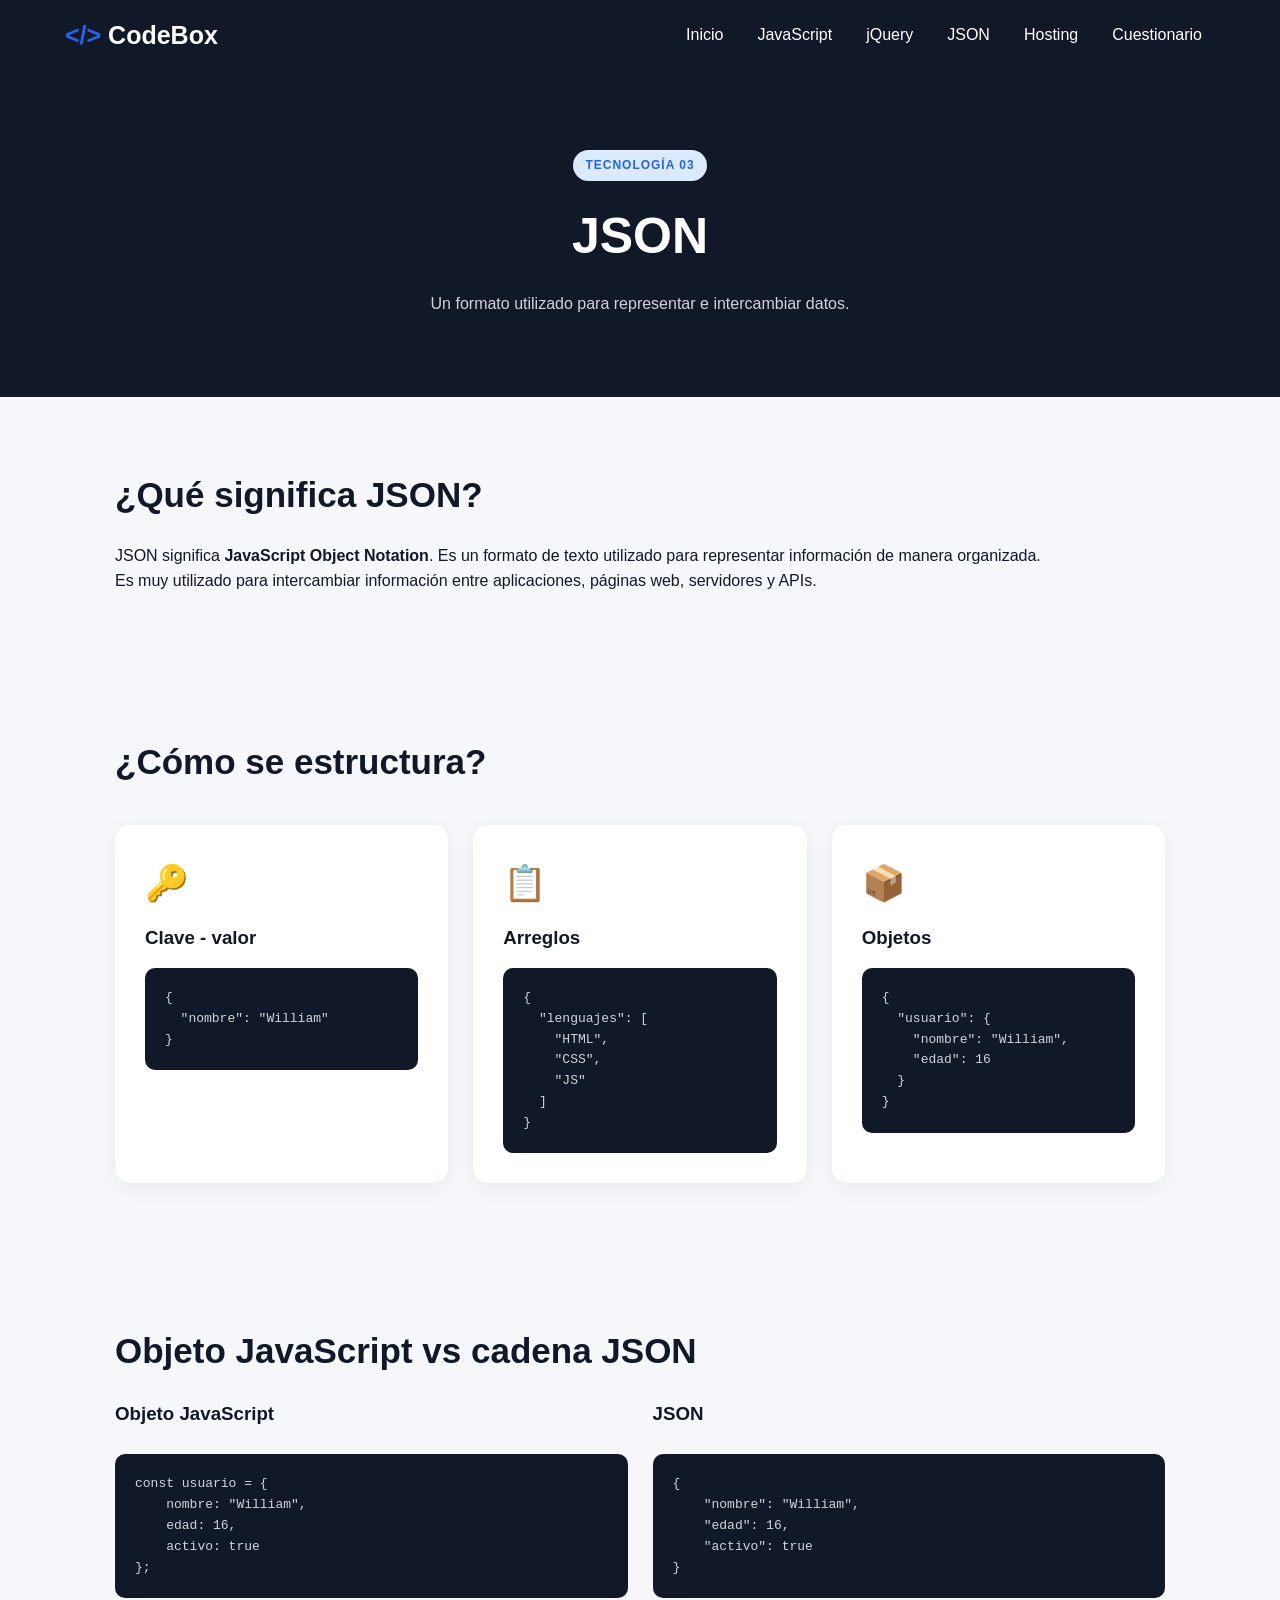
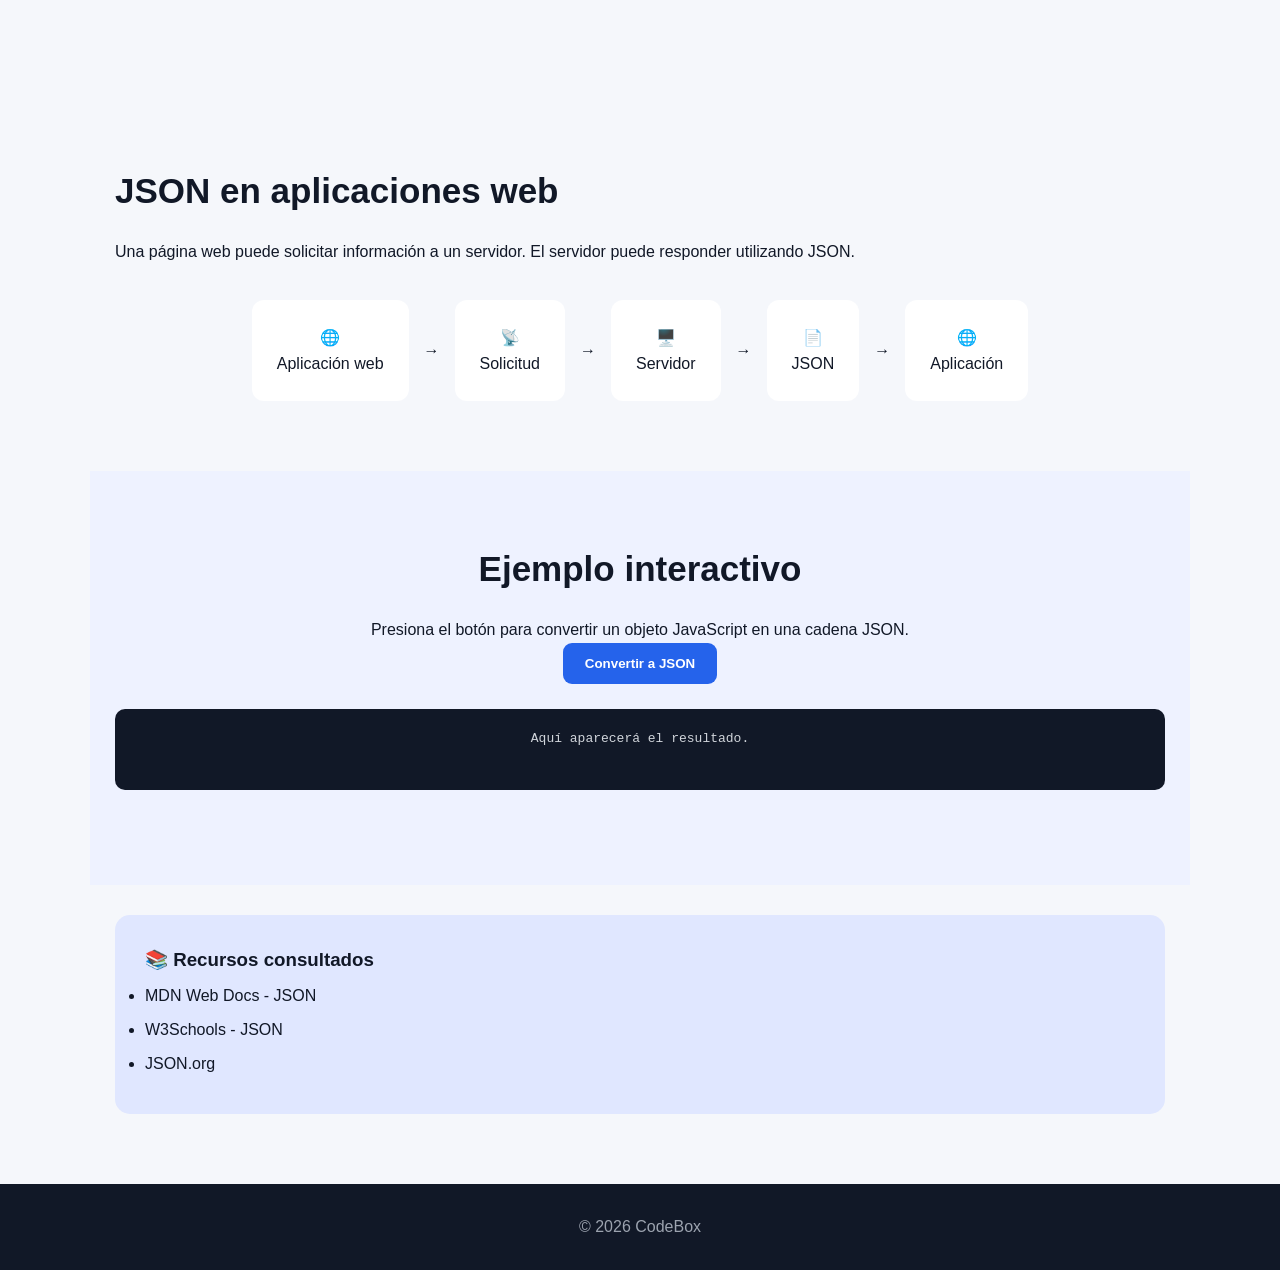
<file: json.html>
<!DOCTYPE html>
<html lang="es">
<head>

    <meta charset="UTF-8">

    <meta name="viewport"
          content="width=device-width, initial-scale=1.0">

    <title>JSON | CodeBox</title>

    <link rel="stylesheet" href="style.css">

</head>

<body>


<header>

    <nav class="navbar">

        <a href="index.html" class="logo">
            <span>&lt;/&gt;</span> CodeBox
        </a>

        <button class="menu-btn" onclick="toggleMenu()">☰</button>

        <ul id="menu">

            <li><a href="index.html">Inicio</a></li>

            <li><a href="javascript.html">
                JavaScript
            </a></li>

            <li><a href="jquery.html">
                jQuery
            </a></li>

            <li><a href="json.html">
                JSON
            </a></li>

            <li><a href="hosting.html">
                Hosting
            </a></li>

            <li><a href="cuestionario.html">
                Cuestionario
            </a></li>

        </ul>

    </nav>

</header>


<main>


<section class="page-header">

    <span class="tag">
        TECNOLOGÍA 03
    </span>

    <h1>JSON</h1>

    <p>
        Un formato utilizado para representar e intercambiar datos.
    </p>

</section>


<section class="section">

    <h2>¿Qué significa JSON?</h2>

    <p>
        JSON significa
        <strong>JavaScript Object Notation</strong>.
        Es un formato de texto utilizado para representar
        información de manera organizada.
    </p>

    <p>
        Es muy utilizado para intercambiar información entre
        aplicaciones, páginas web, servidores y APIs.
    </p>

</section>


<section class="section">

    <h2>¿Cómo se estructura?</h2>

    <div class="cards">

        <article class="card">

            <div class="icon">🔑</div>

            <h3>Clave - valor</h3>

<pre><code>{
  "nombre": "William"
}</code></pre>

        </article>


        <article class="card">

            <div class="icon">📋</div>

            <h3>Arreglos</h3>

<pre><code>{
  "lenguajes": [
    "HTML",
    "CSS",
    "JS"
  ]
}</code></pre>

        </article>


        <article class="card">

            <div class="icon">📦</div>

            <h3>Objetos</h3>

<pre><code>{
  "usuario": {
    "nombre": "William",
    "edad": 16
  }
}</code></pre>

        </article>

    </div>

</section>


<section class="section">

    <h2>Objeto JavaScript vs cadena JSON</h2>

    <div class="code-comparison">

        <div>

            <h3>Objeto JavaScript</h3>

<pre class="big-code"><code>const usuario = {
    nombre: "William",
    edad: 16,
    activo: true
};</code></pre>

        </div>


        <div>

            <h3>JSON</h3>

<pre class="big-code"><code>{
    "nombre": "William",
    "edad": 16,
    "activo": true
}</code></pre>

        </div>

    </div>

</section>


<section class="section">

    <h2>JSON en aplicaciones web</h2>

    <p>
        Una página web puede solicitar información a un servidor.
        El servidor puede responder utilizando JSON.
    </p>

    <div class="flow">

        <div>🌐<br>Aplicación web</div>

        <span>→</span>

        <div>📡<br>Solicitud</div>

        <span>→</span>

        <div>🖥️<br>Servidor</div>

        <span>→</span>

        <div>📄<br>JSON</div>

        <span>→</span>

        <div>🌐<br>Aplicación</div>

    </div>

</section>


<section class="section interactive">

    <h2>Ejemplo interactivo</h2>

    <p>
        Presiona el botón para convertir un objeto JavaScript
        en una cadena JSON.
    </p>

    <button class="btn" onclick="mostrarJSON()">
        Convertir a JSON
    </button>

    <pre id="resultadoJSON" class="big-code">
Aquí aparecerá el resultado.
    </pre>

</section>


<section class="resources">

    <h3>📚 Recursos consultados</h3>

    <ul>

        <li>MDN Web Docs - JSON</li>

        <li>W3Schools - JSON</li>

        <li>JSON.org</li>

    </ul>

</section>


</main>


<footer>

    <p>
        © 2026 CodeBox
    </p>

</footer>


<script src="script.js"></script>

</body>
</html>
</file>
<file: style.css>
/* =========================
   CONFIGURACIÓN GENERAL
========================= */

* {
    margin: 0;
    padding: 0;
    box-sizing: border-box;
}

html {
    scroll-behavior: smooth;
}

body {
    font-family: Arial, Helvetica, sans-serif;
    background: #f5f7fb;
    color: #111827;
    line-height: 1.6;
}


/* =========================
   NAVBAR
========================= */

header {
    background: #111827;
    position: sticky;
    top: 0;
    z-index: 1000;
}

.navbar {
    max-width: 1200px;
    margin: auto;
    padding: 15px 25px;

    display: flex;
    align-items: center;
    justify-content: space-between;
}

.logo {
    color: white;
    text-decoration: none;
    font-size: 25px;
    font-weight: bold;
}

.logo span {
    color: #2563eb;
}

.navbar ul {
    list-style: none;

    display: flex;
    gap: 8px;
}

.navbar ul a {
    color: white;
    text-decoration: none;
    padding: 10px 13px;
    border-radius: 8px;
    transition: 0.3s;
}

.navbar ul a:hover {
    background: #2563eb;
}

.menu-btn {
    display: none;
    background: none;
    border: none;
    color: white;
    font-size: 25px;
}


/* =========================
   HERO
========================= */

.hero {
    max-width: 1200px;
    margin: auto;
    padding: 90px 25px;

    display: grid;
    grid-template-columns: 1fr 1fr;
    gap: 60px;
    align-items: center;
}

.tag {
    display: inline-block;

    background: #dbeafe;
    color: #2563eb;

    padding: 6px 12px;
    border-radius: 20px;

    font-size: 12px;
    font-weight: bold;
    letter-spacing: 1px;
}

.hero h1 {
    font-size: 55px;
    line-height: 1.1;
    margin: 20px 0;
}

.hero h1 span {
    color: #2563eb;
}

.hero p {
    font-size: 18px;
    color: #4b5563;
}


/* =========================
   BOTONES
========================= */

.buttons {
    display: flex;
    gap: 15px;
    margin-top: 30px;
}

.btn {
    display: inline-block;

    border: none;
    cursor: pointer;

    background: #2563eb;
    color: white;

    padding: 13px 22px;

    border-radius: 9px;

    text-decoration: none;

    font-weight: bold;

    transition: 0.3s;
}

.btn:hover {
    transform: translateY(-2px);
    background: #1d4ed8;
}

.btn.secondary {
    background: #7c3aed;
}


/* =========================
   CÓDIGO
========================= */

.code-card {
    background: #111827;
    border-radius: 15px;
    overflow: hidden;

    box-shadow: 0 20px 50px rgba(0, 0, 0, 0.2);
}

.code-top {
    padding: 12px;
    background: #1f2937;
}

.code-top span {
    display: inline-block;

    width: 12px;
    height: 12px;

    border-radius: 50%;

    background: #6b7280;

    margin-right: 5px;
}

pre {
    overflow-x: auto;
}

.code-card pre {
    padding: 30px;
    color: #d1d5db;
}


/* =========================
   SECCIONES
========================= */

.section {
    max-width: 1100px;
    margin: auto;
    padding: 70px 25px;
}

.section h2 {
    font-size: 35px;
    margin-bottom: 20px;
}

.center-text {
    text-align: center;
    max-width: 750px;
    margin: auto;
    color: #6b7280;
}


/* =========================
   CARDS
========================= */

.cards {
    display: grid;

    grid-template-columns:
        repeat(3, 1fr);

    gap: 25px;

    margin-top: 35px;
}

.card {
    background: white;

    padding: 30px;

    border-radius: 15px;

    box-shadow:
        0 5px 20px rgba(0, 0, 0, 0.06);

    transition: 0.3s;
}

.card:hover {
    transform: translateY(-5px);
}

.card h3 {
    margin: 12px 0;
}

.card p {
    color: #6b7280;
}

.icon {
    font-size: 35px;
}


/* =========================
   SECCIÓN OSCURA
========================= */

.dark-section {
    background: #111827;
    color: white;
    max-width: none;
    padding-left: calc((100% - 1050px) / 2);
    padding-right: calc((100% - 1050px) / 2);
}

.dark-section p {
    color: #d1d5db;
}

.brand-grid {
    display: grid;
    grid-template-columns: repeat(3, 1fr);
    gap: 30px;
}


/* =========================
   COLORES
========================= */

.colors {
    display: flex;
    gap: 20px;
    margin-top: 20px;
}

.color {
    display: block;

    width: 45px;
    height: 45px;

    border-radius: 10px;
}

.color.blue {
    background: #2563eb;
}

.color.purple {
    background: #7c3aed;
}

.color.black {
    background: #111827;
}


/* =========================
   FEATURES
========================= */

.features {
    display: grid;

    grid-template-columns:
        repeat(3, 1fr);

    gap: 30px;
}

.features strong {
    color: #2563eb;
    font-size: 35px;
}


/* =========================
   PÁGINAS INTERNAS
========================= */

.page-header {
    background: #111827;
    color: white;

    text-align: center;

    padding: 80px 25px;
}

.page-header h1 {
    font-size: 50px;
    margin: 15px 0;
}

.page-header p {
    color: #d1d5db;
}


/* =========================
   COMPARACIÓN
========================= */

.comparison {
    display: grid;

    grid-template-columns:
        repeat(3, 1fr);

    gap: 20px;
}

.compare-card {
    background: white;
    padding: 30px;

    border-radius: 15px;
}

.compare-card span {
    color: #2563eb;
    font-size: 30px;
    font-weight: bold;
}


/* =========================
   BLOQUES DE CÓDIGO
========================= */

pre {
    background: #111827;
    color: #d1d5db;

    padding: 20px;

    border-radius: 10px;

    margin-top: 15px;
}

.big-code {
    margin: 25px 0;
}


/* =========================
   INTERACTIVO
========================= */

.interactive {
    text-align: center;
    background: #eef2ff;
}

.result-box {
    margin: 25px auto;

    max-width: 600px;

    padding: 25px;

    background: white;

    border-radius: 10px;

    font-weight: bold;
}


/* =========================
   TABLAS
========================= */

.table-container {
    overflow-x: auto;
}

table {
    width: 100%;
    border-collapse: collapse;
    background: white;
}

th,
td {
    padding: 15px;
    border: 1px solid #e5e7eb;
    text-align: left;
}

th {
    background: #111827;
    color: white;
}


/* =========================
   PROS Y CONTRAS
========================= */

.pros-cons {
    display: grid;
    grid-template-columns: 1fr 1fr;
    gap: 25px;
}

.pros,
.cons {
    padding: 30px;
    background: white;
    border-radius: 15px;
}

.pros h3 {
    color: #16a34a;
}

.cons h3 {
    color: #dc2626;
}

.pros li,
.cons li {
    margin: 10px 0;
}


/* =========================
   JQUERY
========================= */

.jquery-box {
    background: white;

    padding: 35px;

    border-radius: 15px;

    margin-top: 25px;
}


/* =========================
   JSON
========================= */

.code-comparison {
    display: grid;
    grid-template-columns: 1fr 1fr;
    gap: 25px;
}

.flow,
.deployment {
    display: flex;

    justify-content: center;

    align-items: center;

    gap: 15px;

    flex-wrap: wrap;

    margin-top: 35px;
}

.flow div,
.deployment div {
    background: white;

    padding: 25px;

    border-radius: 12px;

    text-align: center;
}


/* =========================
   HOSTING
========================= */

.domain-example {
    margin: 35px auto;

    text-align: center;

    font-size: 35px;

    font-weight: bold;
}

.subdomain {
    color: #7c3aed;
}

.domain {
    color: #2563eb;
}

.tld {
    color: #16a34a;
}

.domain-info {
    display: grid;

    grid-template-columns:
        repeat(3, 1fr);

    gap: 20px;
}

.domain-info div {
    background: white;

    padding: 25px;

    text-align: center;

    border-radius: 12px;
}

.dns-flow {
    display: flex;

    flex-direction: column;

    align-items: center;

    gap: 10px;

    margin-top: 30px;
}

.dns-box {
    background: white;

    padding: 20px 40px;

    border-radius: 12px;

    text-align: center;

    min-width: 180px;
}


/* =========================
   RECURSOS
========================= */

.resources {
    max-width: 1050px;

    margin: 30px auto 70px;

    padding: 30px;

    background: #e0e7ff;

    border-radius: 15px;
}

.resources li {
    margin: 8px 0;
}


/* =========================
   CUESTIONARIO
========================= */

.quiz {
    max-width: 900px;

    margin: 60px auto;

    padding: 0 25px;
}

.question {
    background: white;

    padding: 30px;

    border-radius: 15px;

    margin-bottom: 20px;

    box-shadow:
        0 5px 20px rgba(0, 0, 0, 0.05);
}

.question h3 {
    margin-bottom: 20px;
}

.question label {
    display: block;

    padding: 12px;

    border-radius: 8px;

    cursor: pointer;

    transition: 0.2s;
}

.question label:hover {
    background: #eef2ff;
}

.question input {
    margin-right: 10px;
}

.quiz-button {
    margin-top: 20px;
}

.quiz-result {
    margin-top: 30px;

    padding: 25px;

    text-align: center;

    border-radius: 12px;

    font-size: 20px;

    font-weight: bold;
}


/* =========================
   FOOTER
========================= */

footer {
    background: #111827;

    color: #9ca3af;

    text-align: center;

    padding: 30px;
}


/* =========================
   RESPONSIVE
========================= */

@media (max-width: 800px) {

    .menu-btn {
        display: block;
    }

    .navbar ul {
        display: none;

        position: absolute;

        top: 65px;
        left: 0;

        width: 100%;

        background: #111827;

        flex-direction: column;

        padding: 15px;
    }

    .navbar ul.active {
        display: flex;
    }

    .hero,
    .cards,
    .comparison,
    .brand-grid,
    .features,
    .pros-cons,
    .code-comparison,
    .domain-info {
        grid-template-columns: 1fr;
    }

    .hero h1 {
        font-size: 40px;
    }

    .page-header h1 {
        font-size: 38px;
    }

    .buttons {
        flex-direction: column;
    }

    .colors {
        flex-wrap: wrap;
    }

}
</file>
